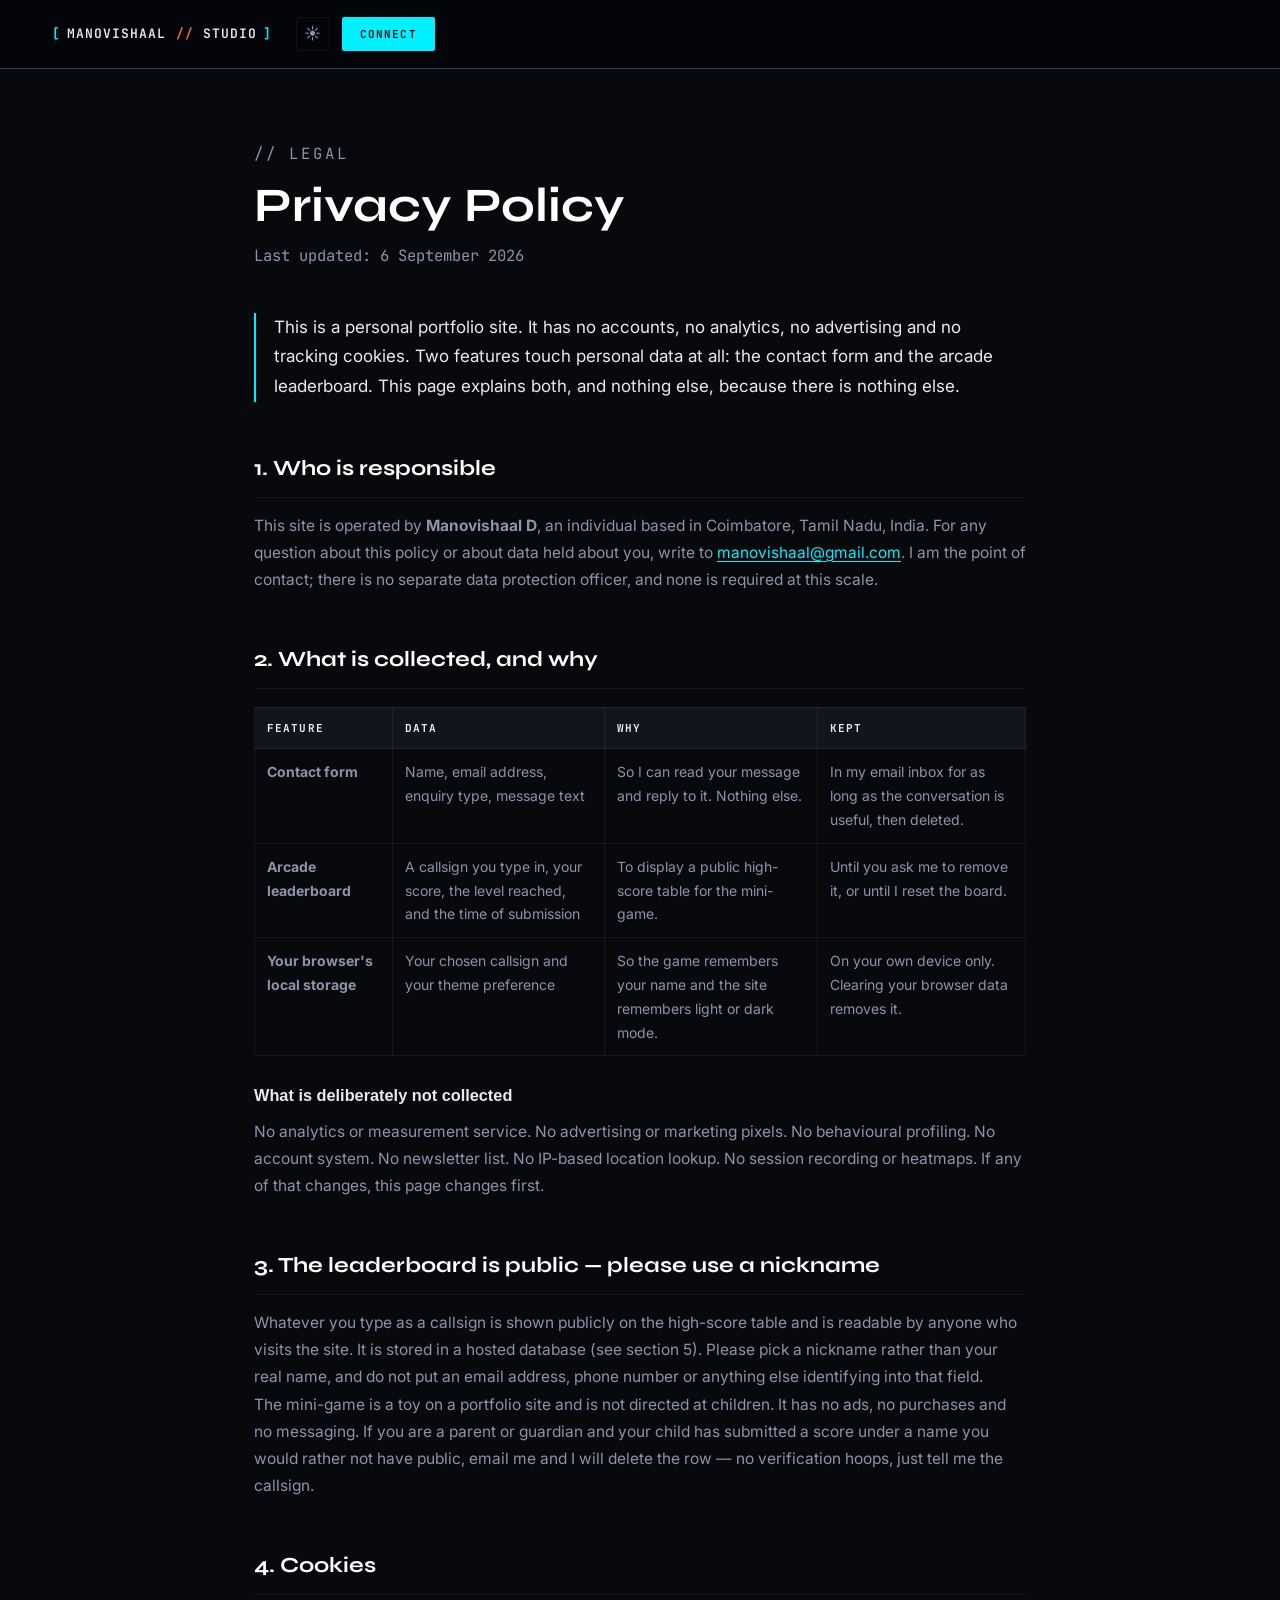
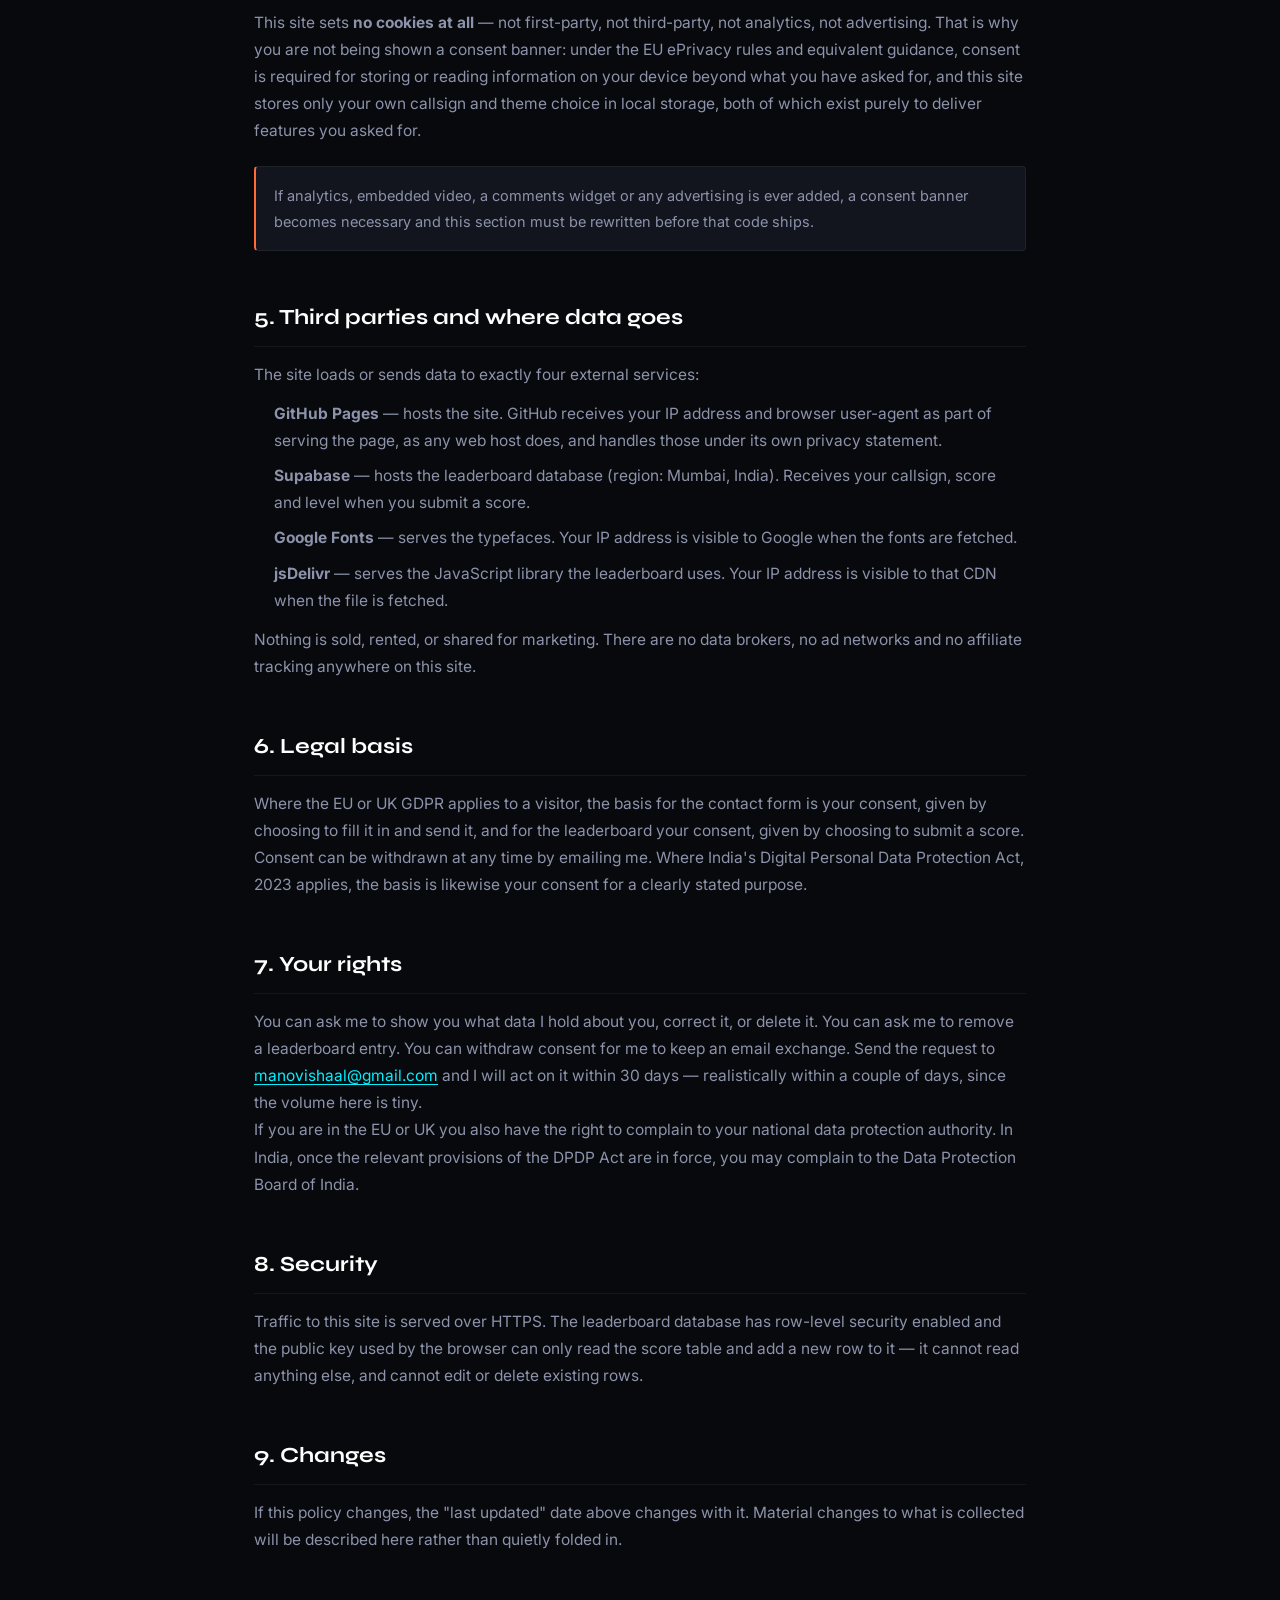
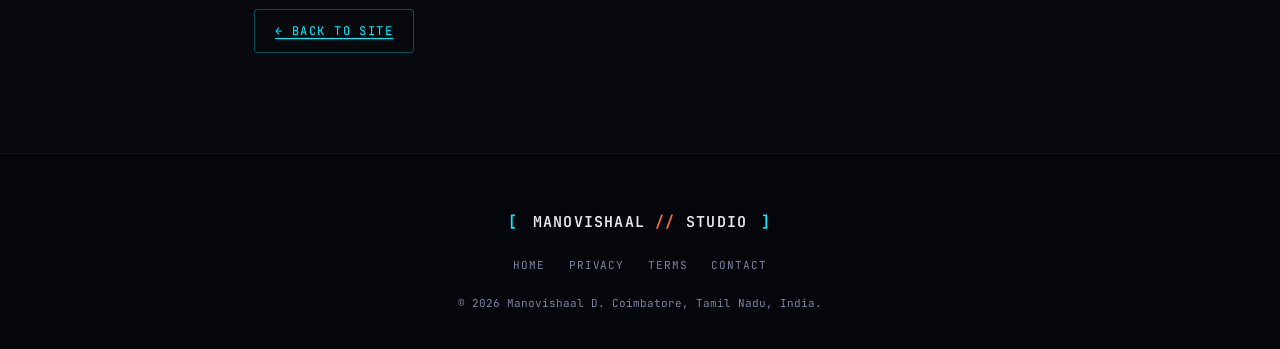
<file: privacy.html>
<!DOCTYPE html>
<html lang="en" data-theme="dark">
<head>
  <meta charset="UTF-8">
  <meta name="viewport" content="width=device-width, initial-scale=1.0">
  <title>Privacy Policy — Manovishaal D</title>
  <meta name="description" content="How manovishaal.github.io/Website handles the small amount of personal data it touches: the contact form and the arcade leaderboard.">
  <link rel="preconnect" href="https://fonts.googleapis.com">
  <link rel="preconnect" href="https://fonts.gstatic.com" crossorigin>
  <link href="https://fonts.googleapis.com/css2?family=Syne:wght@400;600;700;800&amp;family=Inter:wght@300;400;500;600&amp;family=JetBrains+Mono:wght@300;400;500;600&amp;display=swap" rel="stylesheet">
  <link rel="stylesheet" href="styles.css">
  <style>
    .legal-wrap{max-width:820px;margin:0 auto;padding:140px 24px 100px}
    .legal-eyebrow{font-family:var(--font-mono);font-size:11px;letter-spacing:.18em;color:var(--accent-cyan);margin-bottom:14px}
    .legal-wrap h1{font-family:var(--font-display);font-size:clamp(2rem,5vw,3rem);line-height:1.05;margin:0 0 10px;color:var(--text-bright)}
    .legal-updated{font-family:var(--font-mono);font-size:12px;color:var(--text-muted);margin-bottom:44px}
    .legal-wrap h2{font-family:var(--font-display);font-size:1.35rem;margin:48px 0 14px;color:var(--text-bright);
      padding-bottom:10px;border-bottom:1px solid var(--border-base)}
    .legal-wrap h3{font-family:var(--font-grotesk);font-size:1.02rem;margin:26px 0 8px;color:var(--text-primary)}
    .legal-wrap p,.legal-wrap li{color:var(--text-secondary);line-height:1.75;font-size:15.5px}
    .legal-wrap ul{padding-left:20px;margin:12px 0}
    .legal-wrap li{margin-bottom:8px}
    .legal-wrap a{color:var(--accent-cyan);text-decoration:underline;text-underline-offset:3px}
    .legal-wrap a:hover{color:var(--accent-cyan-dim)}
    .legal-lede{font-size:17px !important;color:var(--text-primary) !important;
      border-left:2px solid var(--accent-cyan);padding-left:18px;margin-bottom:40px}
    .legal-table{width:100%;border-collapse:collapse;margin:18px 0;font-size:14px}
    .legal-table th,.legal-table td{text-align:left;padding:11px 12px;border:1px solid var(--border-base);vertical-align:top}
    .legal-table th{font-family:var(--font-mono);font-size:11px;letter-spacing:.1em;text-transform:uppercase;
      color:var(--text-primary);background:var(--bg-tertiary)}
    .legal-table td{color:var(--text-secondary)}
    .legal-note{background:var(--bg-tertiary);border:1px solid var(--border-base);border-left:2px solid var(--accent-ember);
      padding:16px 18px;margin:22px 0;border-radius:4px}
    .legal-note p{margin:0;font-size:14.5px}
    .legal-back{display:inline-block;margin-top:56px;font-family:var(--font-mono);font-size:12px;
      letter-spacing:.12em;color:var(--accent-cyan);text-decoration:none;border:1px solid var(--border-glow-cyan);
      padding:11px 20px;border-radius:3px}
    .legal-back:hover{background:var(--accent-cyan-glow)}
    .skip-link{position:absolute;left:-9999px;top:0;z-index:10000;background:var(--accent-cyan);color:#05060b;
      padding:12px 20px;font-family:var(--font-mono);font-size:13px;font-weight:600}
    .skip-link:focus{left:12px;top:12px}
    :focus-visible{outline:2px solid var(--accent-cyan);outline-offset:3px}
    @media (max-width:640px){.legal-wrap{padding:110px 18px 70px}.legal-table,.legal-table tbody,.legal-table tr,.legal-table td,.legal-table th{display:block;width:100%}.legal-table th{border-bottom:none}}
  </style>
</head>
<body>
  <a href="#legal-main" class="skip-link">Skip to content</a>

  <nav class="hud-nav scrolled" id="hud-nav" role="navigation" aria-label="Main navigation">
    <div class="nav-inner">
      <a href="index.html#hero" class="nav-logo" aria-label="Home">
        <span class="logo-bracket">[</span>
        <span class="logo-text">MANOVISHAAL<span class="logo-slash"> //</span> STUDIO</span>
        <span class="logo-bracket">]</span>
      </a>
      <div class="nav-actions">
        <button class="theme-toggle" id="theme-toggle" aria-label="Switch to light mode" title="Toggle theme">
          <span class="theme-icon" id="theme-icon">☀</span>
        </button>
        <a href="index.html#contact" class="btn-cta-nav">CONNECT</a>
      </div>
    </div>
  </nav>

  <main id="legal-main" class="legal-wrap">
    <p class="legal-eyebrow">// LEGAL</p>
    <h1>Privacy Policy</h1>
    <p class="legal-updated">Last updated: 6 September 2026</p>

    <p class="legal-lede">
      This is a personal portfolio site. It has no accounts, no analytics, no advertising and no
      tracking cookies. Two features touch personal data at all: the contact form and the arcade
      leaderboard. This page explains both, and nothing else, because there is nothing else.
    </p>

    <h2>1. Who is responsible</h2>
    <p>
      This site is operated by <strong>Manovishaal D</strong>, an individual based in Coimbatore,
      Tamil Nadu, India. For any question about this policy or about data held about you, write to
      <a href="mailto:manovishaal@gmail.com">manovishaal@gmail.com</a>. I am the point of contact;
      there is no separate data protection officer, and none is required at this scale.
    </p>

    <h2>2. What is collected, and why</h2>

    <table class="legal-table">
      <thead>
        <tr><th>Feature</th><th>Data</th><th>Why</th><th>Kept</th></tr>
      </thead>
      <tbody>
        <tr>
          <td><strong>Contact form</strong></td>
          <td>Name, email address, enquiry type, message text</td>
          <td>So I can read your message and reply to it. Nothing else.</td>
          <td>In my email inbox for as long as the conversation is useful, then deleted.</td>
        </tr>
        <tr>
          <td><strong>Arcade leaderboard</strong></td>
          <td>A callsign you type in, your score, the level reached, and the time of submission</td>
          <td>To display a public high-score table for the mini-game.</td>
          <td>Until you ask me to remove it, or until I reset the board.</td>
        </tr>
        <tr>
          <td><strong>Your browser's local storage</strong></td>
          <td>Your chosen callsign and your theme preference</td>
          <td>So the game remembers your name and the site remembers light or dark mode.</td>
          <td>On your own device only. Clearing your browser data removes it.</td>
        </tr>
      </tbody>
    </table>

    <h3>What is deliberately not collected</h3>
    <p>
      No analytics or measurement service. No advertising or marketing pixels. No behavioural
      profiling. No account system. No newsletter list. No IP-based location lookup. No session
      recording or heatmaps. If any of that changes, this page changes first.
    </p>

    <h2>3. The leaderboard is public — please use a nickname</h2>
    <p>
      Whatever you type as a callsign is shown publicly on the high-score table and is readable by
      anyone who visits the site. It is stored in a hosted database (see section 5). Please pick a
      nickname rather than your real name, and do not put an email address, phone number or anything
      else identifying into that field.
    </p>
    <p>
      The mini-game is a toy on a portfolio site and is not directed at children. It has no ads, no
      purchases and no messaging. If you are a parent or guardian and your child has submitted a
      score under a name you would rather not have public, email me and I will delete the row —
      no verification hoops, just tell me the callsign.
    </p>

    <h2>4. Cookies</h2>
    <p>
      This site sets <strong>no cookies at all</strong> — not first-party, not third-party, not
      analytics, not advertising. That is why you are not being shown a consent banner: under the
      EU ePrivacy rules and equivalent guidance, consent is required for storing or reading
      information on your device beyond what you have asked for, and this site stores only your own
      callsign and theme choice in local storage, both of which exist purely to deliver features you
      asked for.
    </p>
    <div class="legal-note">
      <p>
        If analytics, embedded video, a comments widget or any advertising is ever added, a consent
        banner becomes necessary and this section must be rewritten before that code ships.
      </p>
    </div>

    <h2>5. Third parties and where data goes</h2>
    <p>The site loads or sends data to exactly four external services:</p>
    <ul>
      <li>
        <strong>GitHub Pages</strong> — hosts the site. GitHub receives your IP address and browser
        user-agent as part of serving the page, as any web host does, and handles those under its own
        privacy statement.
      </li>
      <li>
        <strong>Supabase</strong> — hosts the leaderboard database (region: Mumbai, India). Receives
        your callsign, score and level when you submit a score.
      </li>
      <li>
        <strong>Google Fonts</strong> — serves the typefaces. Your IP address is visible to Google
        when the fonts are fetched.
      </li>
      <li>
        <strong>jsDelivr</strong> — serves the JavaScript library the leaderboard uses. Your IP
        address is visible to that CDN when the file is fetched.
      </li>
    </ul>
    <p>
      Nothing is sold, rented, or shared for marketing. There are no data brokers, no ad networks and
      no affiliate tracking anywhere on this site.
    </p>

    <h2>6. Legal basis</h2>
    <p>
      Where the EU or UK GDPR applies to a visitor, the basis for the contact form is your consent,
      given by choosing to fill it in and send it, and for the leaderboard your consent, given by
      choosing to submit a score. Consent can be withdrawn at any time by emailing me. Where India's
      Digital Personal Data Protection Act, 2023 applies, the basis is likewise your consent for a
      clearly stated purpose.
    </p>

    <h2>7. Your rights</h2>
    <p>
      You can ask me to show you what data I hold about you, correct it, or delete it. You can ask me
      to remove a leaderboard entry. You can withdraw consent for me to keep an email exchange. Send
      the request to <a href="mailto:manovishaal@gmail.com">manovishaal@gmail.com</a> and I will act
      on it within 30 days — realistically within a couple of days, since the volume here is tiny.
    </p>
    <p>
      If you are in the EU or UK you also have the right to complain to your national data protection
      authority. In India, once the relevant provisions of the DPDP Act are in force, you may
      complain to the Data Protection Board of India.
    </p>

    <h2>8. Security</h2>
    <p>
      Traffic to this site is served over HTTPS. The leaderboard database has row-level security
      enabled and the public key used by the browser can only read the score table and add a new row
      to it — it cannot read anything else, and cannot edit or delete existing rows.
    </p>

    <h2>9. Changes</h2>
    <p>
      If this policy changes, the "last updated" date above changes with it. Material changes to what
      is collected will be described here rather than quietly folded in.
    </p>

    <a href="index.html" class="legal-back">← BACK TO SITE</a>
  </main>

  <footer class="site-footer" role="contentinfo">
    <div class="footer-inner">
      <div class="footer-logo">
        <span class="logo-bracket">[</span>
        <span class="logo-text">MANOVISHAAL <span class="logo-slash">//</span> STUDIO</span>
        <span class="logo-bracket">]</span>
      </div>
      <div class="footer-links">
        <a href="index.html">HOME</a>
        <a href="privacy.html">PRIVACY</a>
        <a href="terms.html">TERMS</a>
        <a href="index.html#contact">CONTACT</a>
      </div>
      <p class="footer-copy">© 2026 Manovishaal D. Coimbatore, Tamil Nadu, India.</p>
    </div>
  </footer>

  <script>
    (function () {
      var root = document.documentElement,
          btn = document.getElementById('theme-toggle'),
          icon = document.getElementById('theme-icon');
      var saved;
      try { saved = localStorage.getItem('mv-theme') || 'dark'; } catch (e) { saved = 'dark'; }
      root.setAttribute('data-theme', saved);
      function sync() {
        var light = root.getAttribute('data-theme') === 'light';
        icon.textContent = light ? '☾' : '☀';
        btn.setAttribute('aria-label', light ? 'Switch to dark mode' : 'Switch to light mode');
      }
      sync();
      btn.addEventListener('click', function () {
        var light = root.getAttribute('data-theme') === 'light';
        root.setAttribute('data-theme', light ? 'dark' : 'light');
        try { localStorage.setItem('mv-theme', light ? 'dark' : 'light'); } catch (e) {}
        sync();
      });
    })();
  </script>
</body>
</html>
</file>
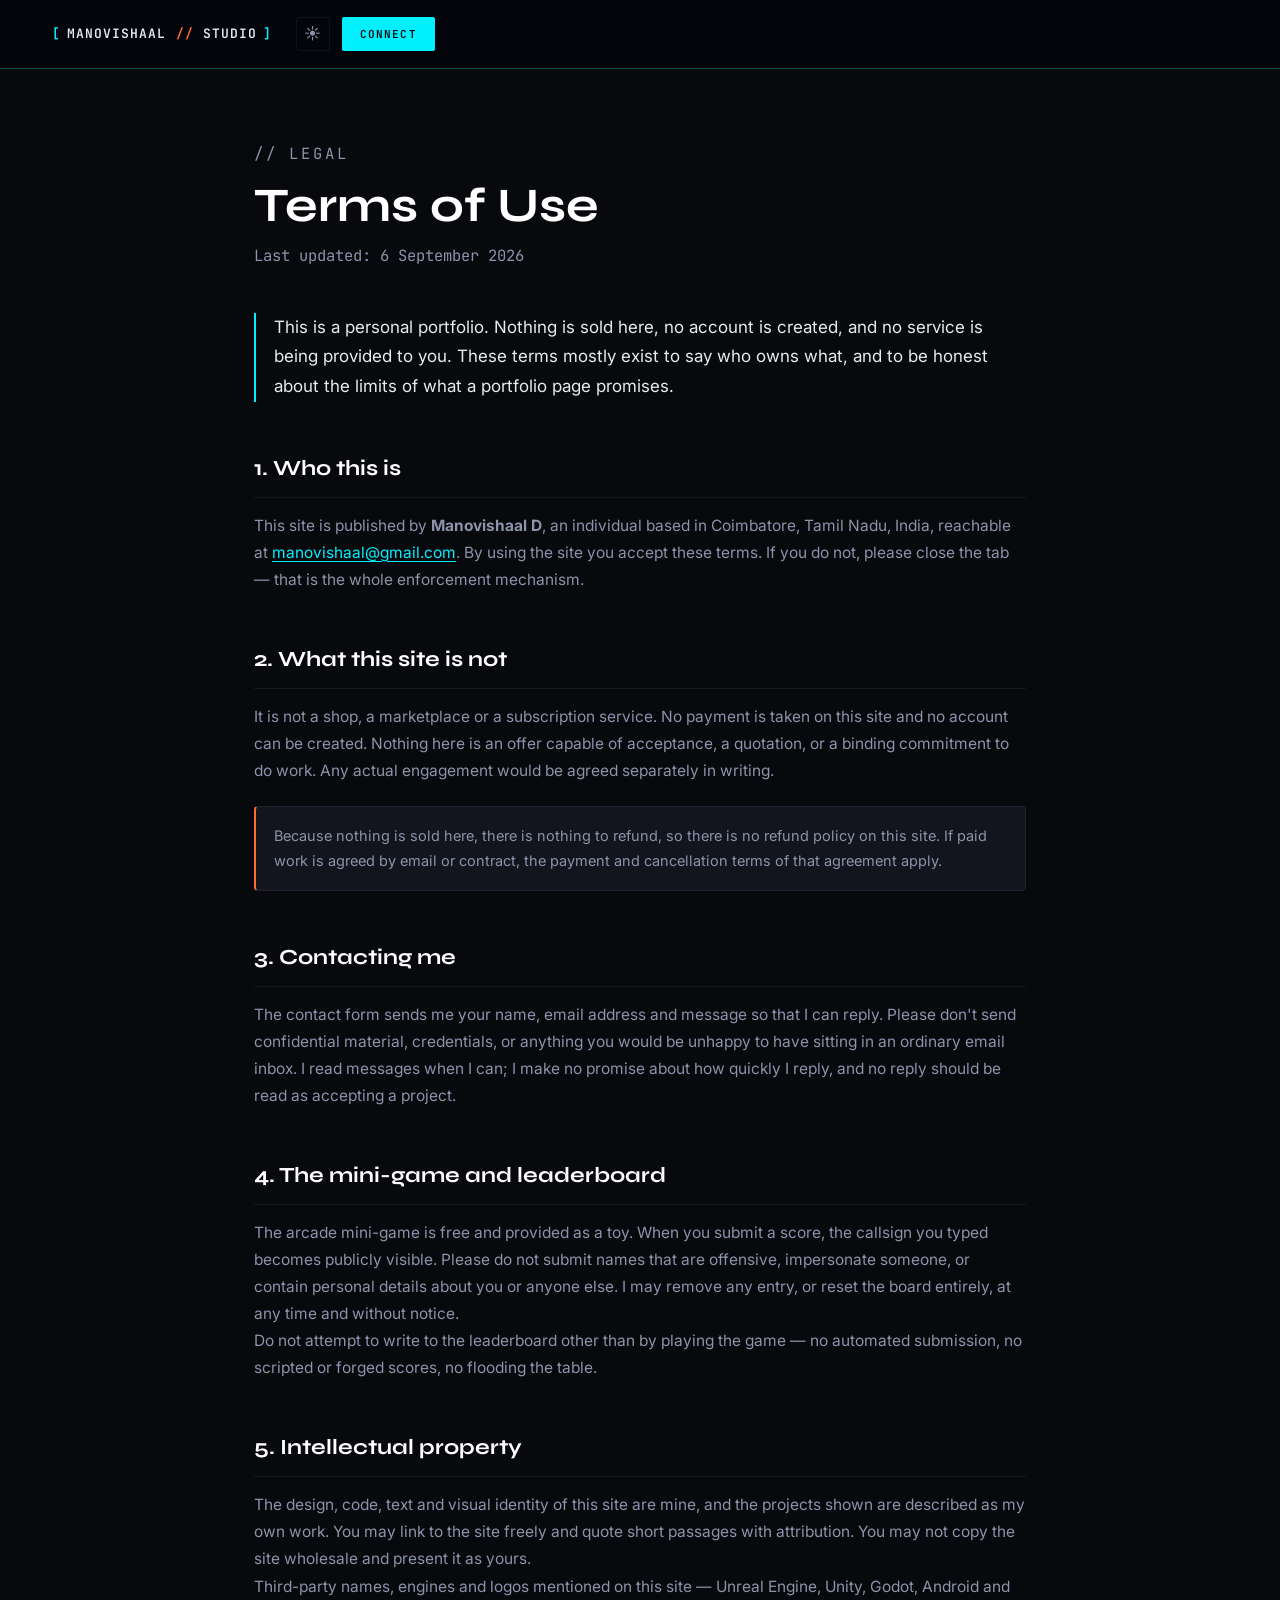
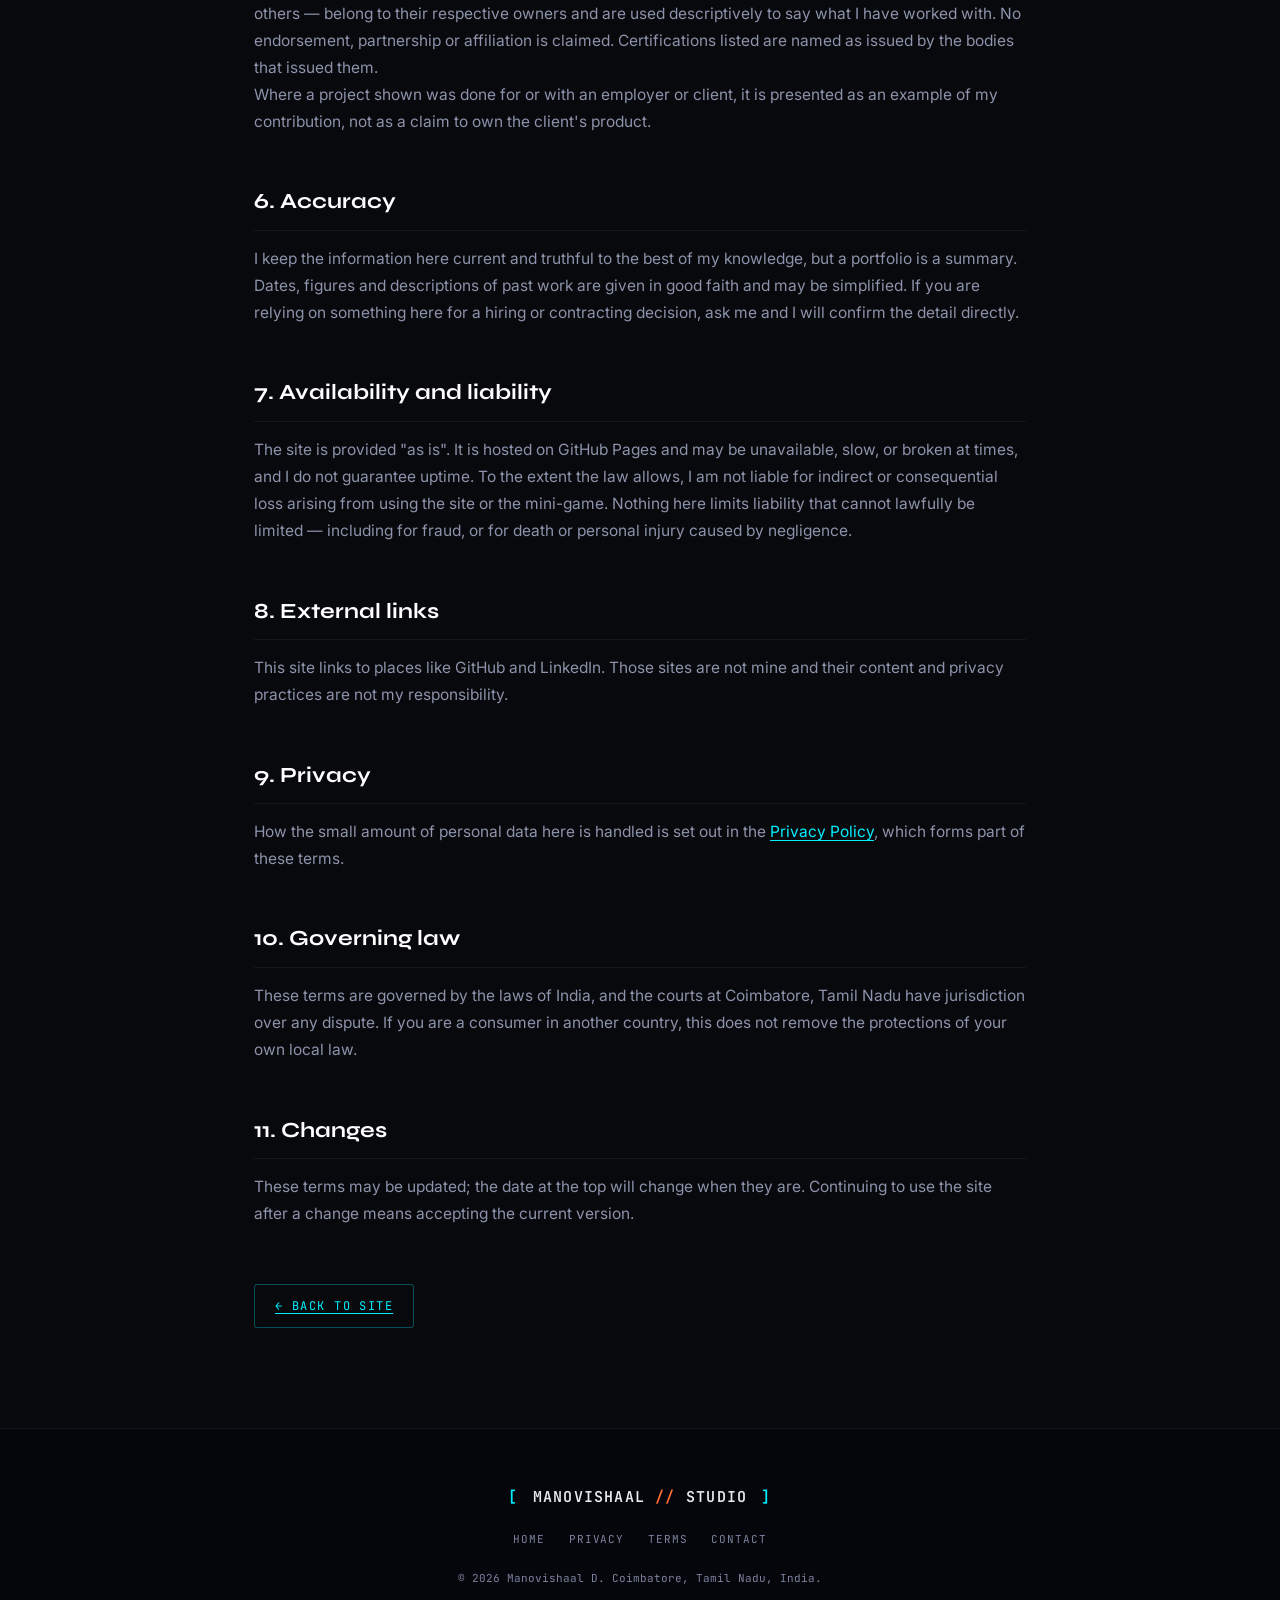
<file: terms.html>
<!DOCTYPE html>
<html lang="en" data-theme="dark">
<head>
  <meta charset="UTF-8">
  <meta name="viewport" content="width=device-width, initial-scale=1.0">
  <title>Terms of Use — Manovishaal D</title>
  <meta name="description" content="Terms of use for manovishaal.github.io/Website — a personal portfolio site with a browser mini-game and public leaderboard.">
  <link rel="preconnect" href="https://fonts.googleapis.com">
  <link rel="preconnect" href="https://fonts.gstatic.com" crossorigin>
  <link href="https://fonts.googleapis.com/css2?family=Syne:wght@400;600;700;800&amp;family=Inter:wght@300;400;500;600&amp;family=JetBrains+Mono:wght@300;400;500;600&amp;display=swap" rel="stylesheet">
  <link rel="stylesheet" href="styles.css">
  <style>
    .legal-wrap{max-width:820px;margin:0 auto;padding:140px 24px 100px}
    .legal-eyebrow{font-family:var(--font-mono);font-size:11px;letter-spacing:.18em;color:var(--accent-cyan);margin-bottom:14px}
    .legal-wrap h1{font-family:var(--font-display);font-size:clamp(2rem,5vw,3rem);line-height:1.05;margin:0 0 10px;color:var(--text-bright)}
    .legal-updated{font-family:var(--font-mono);font-size:12px;color:var(--text-muted);margin-bottom:44px}
    .legal-wrap h2{font-family:var(--font-display);font-size:1.35rem;margin:48px 0 14px;color:var(--text-bright);
      padding-bottom:10px;border-bottom:1px solid var(--border-base)}
    .legal-wrap p,.legal-wrap li{color:var(--text-secondary);line-height:1.75;font-size:15.5px}
    .legal-wrap ul{padding-left:20px;margin:12px 0}
    .legal-wrap li{margin-bottom:8px}
    .legal-wrap a{color:var(--accent-cyan);text-decoration:underline;text-underline-offset:3px}
    .legal-wrap a:hover{color:var(--accent-cyan-dim)}
    .legal-lede{font-size:17px !important;color:var(--text-primary) !important;
      border-left:2px solid var(--accent-cyan);padding-left:18px;margin-bottom:40px}
    .legal-note{background:var(--bg-tertiary);border:1px solid var(--border-base);border-left:2px solid var(--accent-ember);
      padding:16px 18px;margin:22px 0;border-radius:4px}
    .legal-note p{margin:0;font-size:14.5px}
    .legal-back{display:inline-block;margin-top:56px;font-family:var(--font-mono);font-size:12px;
      letter-spacing:.12em;color:var(--accent-cyan);text-decoration:none;border:1px solid var(--border-glow-cyan);
      padding:11px 20px;border-radius:3px}
    .legal-back:hover{background:var(--accent-cyan-glow)}
    .skip-link{position:absolute;left:-9999px;top:0;z-index:10000;background:var(--accent-cyan);color:#05060b;
      padding:12px 20px;font-family:var(--font-mono);font-size:13px;font-weight:600}
    .skip-link:focus{left:12px;top:12px}
    :focus-visible{outline:2px solid var(--accent-cyan);outline-offset:3px}
    @media (max-width:640px){.legal-wrap{padding:110px 18px 70px}}
  </style>
</head>
<body>
  <a href="#legal-main" class="skip-link">Skip to content</a>

  <nav class="hud-nav scrolled" id="hud-nav" role="navigation" aria-label="Main navigation">
    <div class="nav-inner">
      <a href="index.html#hero" class="nav-logo" aria-label="Home">
        <span class="logo-bracket">[</span>
        <span class="logo-text">MANOVISHAAL<span class="logo-slash"> //</span> STUDIO</span>
        <span class="logo-bracket">]</span>
      </a>
      <div class="nav-actions">
        <button class="theme-toggle" id="theme-toggle" aria-label="Switch to light mode" title="Toggle theme">
          <span class="theme-icon" id="theme-icon">☀</span>
        </button>
        <a href="index.html#contact" class="btn-cta-nav">CONNECT</a>
      </div>
    </div>
  </nav>

  <main id="legal-main" class="legal-wrap">
    <p class="legal-eyebrow">// LEGAL</p>
    <h1>Terms of Use</h1>
    <p class="legal-updated">Last updated: 6 September 2026</p>

    <p class="legal-lede">
      This is a personal portfolio. Nothing is sold here, no account is created, and no service is
      being provided to you. These terms mostly exist to say who owns what, and to be honest about
      the limits of what a portfolio page promises.
    </p>

    <h2>1. Who this is</h2>
    <p>
      This site is published by <strong>Manovishaal D</strong>, an individual based in Coimbatore,
      Tamil Nadu, India, reachable at
      <a href="mailto:manovishaal@gmail.com">manovishaal@gmail.com</a>. By using the site you accept
      these terms. If you do not, please close the tab — that is the whole enforcement mechanism.
    </p>

    <h2>2. What this site is not</h2>
    <p>
      It is not a shop, a marketplace or a subscription service. No payment is taken on this site and
      no account can be created. Nothing here is an offer capable of acceptance, a quotation, or a
      binding commitment to do work. Any actual engagement would be agreed separately in writing.
    </p>
    <div class="legal-note">
      <p>
        Because nothing is sold here, there is nothing to refund, so there is no refund policy on
        this site. If paid work is agreed by email or contract, the payment and cancellation terms
        of that agreement apply.
      </p>
    </div>

    <h2>3. Contacting me</h2>
    <p>
      The contact form sends me your name, email address and message so that I can reply. Please
      don't send confidential material, credentials, or anything you would be unhappy to have sitting
      in an ordinary email inbox. I read messages when I can; I make no promise about how quickly I
      reply, and no reply should be read as accepting a project.
    </p>

    <h2>4. The mini-game and leaderboard</h2>
    <p>
      The arcade mini-game is free and provided as a toy. When you submit a score, the callsign you
      typed becomes publicly visible. Please do not submit names that are offensive, impersonate
      someone, or contain personal details about you or anyone else. I may remove any entry, or reset
      the board entirely, at any time and without notice.
    </p>
    <p>
      Do not attempt to write to the leaderboard other than by playing the game — no automated
      submission, no scripted or forged scores, no flooding the table.
    </p>

    <h2>5. Intellectual property</h2>
    <p>
      The design, code, text and visual identity of this site are mine, and the projects shown are
      described as my own work. You may link to the site freely and quote short passages with
      attribution. You may not copy the site wholesale and present it as yours.
    </p>
    <p>
      Third-party names, engines and logos mentioned on this site — Unreal Engine, Unity, Godot,
      Android and others — belong to their respective owners and are used descriptively to say what I
      have worked with. No endorsement, partnership or affiliation is claimed. Certifications listed
      are named as issued by the bodies that issued them.
    </p>
    <p>
      Where a project shown was done for or with an employer or client, it is presented as an
      example of my contribution, not as a claim to own the client's product.
    </p>

    <h2>6. Accuracy</h2>
    <p>
      I keep the information here current and truthful to the best of my knowledge, but a portfolio
      is a summary. Dates, figures and descriptions of past work are given in good faith and may be
      simplified. If you are relying on something here for a hiring or contracting decision, ask me
      and I will confirm the detail directly.
    </p>

    <h2>7. Availability and liability</h2>
    <p>
      The site is provided "as is". It is hosted on GitHub Pages and may be unavailable, slow, or
      broken at times, and I do not guarantee uptime. To the extent the law allows, I am not liable
      for indirect or consequential loss arising from using the site or the mini-game. Nothing here
      limits liability that cannot lawfully be limited — including for fraud, or for death or
      personal injury caused by negligence.
    </p>

    <h2>8. External links</h2>
    <p>
      This site links to places like GitHub and LinkedIn. Those sites are not mine and their content
      and privacy practices are not my responsibility.
    </p>

    <h2>9. Privacy</h2>
    <p>
      How the small amount of personal data here is handled is set out in the
      <a href="privacy.html">Privacy Policy</a>, which forms part of these terms.
    </p>

    <h2>10. Governing law</h2>
    <p>
      These terms are governed by the laws of India, and the courts at Coimbatore, Tamil Nadu have
      jurisdiction over any dispute. If you are a consumer in another country, this does not remove
      the protections of your own local law.
    </p>

    <h2>11. Changes</h2>
    <p>
      These terms may be updated; the date at the top will change when they are. Continuing to use
      the site after a change means accepting the current version.
    </p>

    <a href="index.html" class="legal-back">← BACK TO SITE</a>
  </main>

  <footer class="site-footer" role="contentinfo">
    <div class="footer-inner">
      <div class="footer-logo">
        <span class="logo-bracket">[</span>
        <span class="logo-text">MANOVISHAAL <span class="logo-slash">//</span> STUDIO</span>
        <span class="logo-bracket">]</span>
      </div>
      <div class="footer-links">
        <a href="index.html">HOME</a>
        <a href="privacy.html">PRIVACY</a>
        <a href="terms.html">TERMS</a>
        <a href="index.html#contact">CONTACT</a>
      </div>
      <p class="footer-copy">© 2026 Manovishaal D. Coimbatore, Tamil Nadu, India.</p>
    </div>
  </footer>

  <script>
    (function () {
      var root = document.documentElement,
          btn = document.getElementById('theme-toggle'),
          icon = document.getElementById('theme-icon');
      var saved;
      try { saved = localStorage.getItem('mv-theme') || 'dark'; } catch (e) { saved = 'dark'; }
      root.setAttribute('data-theme', saved);
      function sync() {
        var light = root.getAttribute('data-theme') === 'light';
        icon.textContent = light ? '☾' : '☀';
        btn.setAttribute('aria-label', light ? 'Switch to dark mode' : 'Switch to light mode');
      }
      sync();
      btn.addEventListener('click', function () {
        var light = root.getAttribute('data-theme') === 'light';
        root.setAttribute('data-theme', light ? 'dark' : 'light');
        try { localStorage.setItem('mv-theme', light ? 'dark' : 'light'); } catch (e) {}
        sync();
      });
    })();
  </script>
</body>
</html>
</file>
<file: styles.css>
/* ============================================================
   MANOVISHAAL — GUERRILLA GAMES INSPIRED PORTFOLIO
   Design System & Full Stylesheet
   ============================================================ */

/* ---------- DESIGN TOKENS ---------- */
:root {
  /* Colors */
  --bg-void: #05060b;
  --bg-primary: #08090d;
  --bg-secondary: #0e1017;
  --bg-tertiary: #12151e;
  --bg-card: #131720;

  --accent-cyan: #00f0ff;
  --accent-cyan-dim: #00c8d4;
  --accent-cyan-glow: rgba(0, 240, 255, 0.15);
  --accent-ember: #ff6b35;
  --accent-ember-dim: #e05a28;
  --accent-ember-glow: rgba(255, 107, 53, 0.15);
  --accent-gold: #f5c518;

  --text-primary: #e8eaf0;
  --text-secondary: #8c93aa;
  --text-muted: #7c839f;
  --text-bright: #ffffff;

  --border-base: rgba(255, 255, 255, 0.06);
  --border-glow-cyan: rgba(0, 240, 255, 0.3);
  --border-glow-ember: rgba(255, 107, 53, 0.3);
  --glass-bg: rgba(18, 21, 30, 0.7);
  --glass-border: rgba(255, 255, 255, 0.08);

  /* Fonts */
  --font-display: 'Syne', sans-serif;
  --font-body: 'Inter', sans-serif;
  --font-grotesk: 'Space Grotesk', sans-serif;
  --font-mono: 'JetBrains Mono', monospace;

  /* Spacing */
  --section-pad: 120px;
  --container-max: 1240px;

  /* Transitions */
  --trans-fast: 0.18s cubic-bezier(0.4, 0, 0.2, 1);
  --trans-med: 0.32s cubic-bezier(0.4, 0, 0.2, 1);
  --trans-slow: 0.55s cubic-bezier(0.4, 0, 0.2, 1);
}

/* ============================================================
   LIGHT MODE TOKEN OVERRIDES
   Premium warm-cream / sunlit studio aesthetic
   ============================================================ */
[data-theme="light"] {
  --bg-void: #ede9e0;
  --bg-primary: #f5f2eb;
  --bg-secondary: #ede9e0;
  --bg-tertiary: #e5e0d5;
  --bg-card: #faf8f4;

  --accent-cyan: #0077aa;
  --accent-cyan-dim: #005f8a;
  --accent-cyan-glow: rgba(0, 119, 170, 0.12);
  --accent-ember: #d94f1a;
  --accent-ember-dim: #b83d10;
  --accent-ember-glow: rgba(217, 79, 26, 0.12);
  --accent-gold: #c8820a;

  --text-primary: #12141c;
  --text-secondary: #454a5e;
  --text-muted: #5a5f72;
  --text-bright: #050609;

  --border-base: rgba(0, 0, 0, 0.08);
  --border-glow-cyan: rgba(0, 119, 170, 0.28);
  --border-glow-ember: rgba(217, 79, 26, 0.28);
  --glass-bg: rgba(255, 253, 248, 0.72);
  --glass-border: rgba(0, 0, 0, 0.09);
}

/* Smooth theme transition on every property */
*, *::before, *::after {
  transition:
    background-color 0.35s ease,
    border-color 0.35s ease,
    color 0.25s ease,
    box-shadow 0.35s ease;
}

/* ---------- RESET & BASE ---------- */
*, *::before, *::after { box-sizing: border-box; margin: 0; padding: 0; }

html {
  scroll-behavior: smooth;
  font-size: 16px;
  -webkit-text-size-adjust: 100%;
}

body {
  background-color: var(--bg-primary);
  color: var(--text-primary);
  font-family: var(--font-body);
  line-height: 1.7;
  overflow-x: hidden;
  min-height: 100vh;
}

a { color: inherit; text-decoration: none; }
img, video { max-width: 100%; display: block; }
ul { list-style: none; }
button { cursor: pointer; border: none; background: none; font: inherit; }

/* Scrollbar */
::-webkit-scrollbar { width: 6px; }
::-webkit-scrollbar-track { background: var(--bg-secondary); }
::-webkit-scrollbar-thumb { background: var(--accent-cyan-dim); border-radius: 3px; }
::-webkit-scrollbar-thumb:hover { background: var(--accent-cyan); }

/* ============================================================
   LIGHT MODE COMPONENT OVERRIDES
   ============================================================ */

/* Light mode background — warm paper texture via gradient noise */
[data-theme="light"] body {
  background-image:
    radial-gradient(ellipse at 20% 20%, rgba(0,119,170,0.05) 0%, transparent 50%),
    radial-gradient(ellipse at 80% 80%, rgba(217,79,26,0.05) 0%, transparent 50%);
}

/* Canvas is lighter and more transparent in light mode */
[data-theme="light"] #bg-canvas { opacity: 0.25; filter: invert(1) hue-rotate(180deg); }

/* Scanlines barely visible in light mode */
[data-theme="light"] .scanlines { opacity: 0.3; }
[data-theme="light"] .crt-vignette { opacity: 0.4; }

/* Nav — frosted glass light */
[data-theme="light"] .hud-nav {
  background: rgba(245, 242, 235, 0.88);
  border-bottom-color: rgba(0,0,0,0.1);
  box-shadow: 0 2px 24px rgba(0,0,0,0.08);
}
[data-theme="light"] .hud-nav.scrolled {
  background: rgba(245, 242, 235, 0.98);
  border-color: var(--border-glow-cyan);
}

/* Hero grid overlay — warm ink grid in light mode */
[data-theme="light"] .hero-grid-overlay {
  background-image:
    linear-gradient(rgba(0,0,0,0.04) 1px, transparent 1px),
    linear-gradient(90deg, rgba(0,0,0,0.04) 1px, transparent 1px);
}

/* Hero title — dark ink in light mode */
[data-theme="light"] .glitch { color: var(--text-bright); }
[data-theme="light"] .glitch::before { color: var(--accent-cyan); }
[data-theme="light"] .glitch::after { color: var(--accent-ember); }
[data-theme="light"] .title-line-2 {
  background: linear-gradient(135deg, var(--accent-cyan), var(--accent-cyan-dim));
  -webkit-background-clip: text;
  -webkit-text-fill-color: transparent;
  background-clip: text;
  filter: drop-shadow(0 0 20px rgba(0,119,170,0.3));
}
[data-theme="light"] .glitch-cyan::before,
[data-theme="light"] .glitch-cyan::after {
  background: linear-gradient(135deg, var(--accent-cyan), var(--accent-cyan-dim));
  -webkit-background-clip: text;
  -webkit-text-fill-color: transparent;
  background-clip: text;
}

/* Engine badges — warm ink style */
[data-theme="light"] .engine-badge {
  color: var(--accent-cyan);
  border-color: rgba(0,119,170,0.3);
  background: rgba(0,119,170,0.07);
}

/* Telemetry panel */
[data-theme="light"] .hero-telemetry {
  background: rgba(255,253,248,0.85);
  border-color: rgba(0,0,0,0.1);
  box-shadow: 0 4px 24px rgba(0,0,0,0.08);
}

/* Glass panels — paper white frosted */
[data-theme="light"] .glass-panel {
  background: rgba(255, 253, 248, 0.82);
  border-color: rgba(0,0,0,0.09);
  box-shadow: 0 4px 20px rgba(0,0,0,0.06), 0 1px 3px rgba(0,0,0,0.05);
}
[data-theme="light"] .glass-panel:hover {
  box-shadow: 0 8px 40px rgba(0,0,0,0.1), 0 0 0 1px rgba(0,119,170,0.2);
}
[data-theme="light"] .panel-corner { border-color: var(--accent-cyan); }

/* Project cards in light mode */
[data-theme="light"] .project-card:hover {
  border-color: var(--border-glow-cyan);
  box-shadow: 0 20px 60px rgba(0,0,0,0.12), 0 0 20px rgba(0,119,170,0.1);
}

/* About section */
[data-theme="light"] .about-section { background: rgba(237,233,224,0.5); }

/* Sections alternating */
[data-theme="light"] .skills-section { background: rgba(237,233,224,0.4); }
[data-theme="light"] .certs-section  { background: rgba(237,233,224,0.4); }

/* Timeline left border */
[data-theme="light"] .timeline-item {
  border-left-color: rgba(0,119,170,0.4);
}
[data-theme="light"] .timeline-item:hover {
  border-color: var(--accent-cyan);
  box-shadow: 0 0 20px rgba(0,119,170,0.1);
}
[data-theme="light"] .timeline-item.visible {
  animation: border-pulse-light 3s ease-in-out infinite;
}
@keyframes border-pulse-light {
  0%, 100% { border-left-color: var(--accent-cyan); box-shadow: -2px 0 8px rgba(0,119,170,0.2); }
  50%       { border-left-color: var(--accent-ember); box-shadow: -2px 0 12px rgba(217,79,26,0.25); }
}

/* Skill bars in light mode */
[data-theme="light"] .skill-bar { background: rgba(0,0,0,0.08); }

/* Filter bar */
[data-theme="light"] .filter-btn {
  border-color: rgba(0,0,0,0.12);
  color: var(--text-secondary);
}
[data-theme="light"] .filter-btn.active {
  background: var(--accent-cyan);
  border-color: var(--accent-cyan);
  color: #ffffff;
  box-shadow: 0 0 12px rgba(0,119,170,0.3);
}

/* Contact section */
[data-theme="light"] .form-input {
  background: rgba(255,253,248,0.9);
  border-color: rgba(0,0,0,0.1);
  color: var(--text-primary);
}
[data-theme="light"] .form-input:focus {
  border-color: var(--accent-cyan);
  box-shadow: 0 0 0 3px rgba(0,119,170,0.1);
}
[data-theme="light"] .form-select {
  background-color: rgba(255,253,248,0.9);
  background-image: url("data:image/svg+xml,%3Csvg xmlns='http://www.w3.org/2000/svg' width='12' height='12' viewBox='0 0 12 12'%3E%3Cpath fill='%23454a5e' d='M6 8L1 3h10z'/%3E%3C/svg%3E");
  background-repeat: no-repeat;
  background-position: right 14px center;
  background-size: 12px 12px;
}
[data-theme="light"] .form-select option { background: #f5f2eb; color: #12141c; }


/* Copy button */
[data-theme="light"] .copy-btn { border-color: rgba(0,0,0,0.1); color: var(--text-muted); }
[data-theme="light"] .copy-btn:hover { border-color: var(--accent-cyan); color: var(--accent-cyan); background: rgba(0,119,170,0.06); }

/* Footer */
[data-theme="light"] .site-footer {
  background: var(--bg-secondary);
  border-top-color: rgba(0,0,0,0.08);
}

/* Modal */
[data-theme="light"] .project-modal::backdrop {
  background: rgba(245,242,235,0.85);
}

/* CTA nav button */
[data-theme="light"] .btn-cta-nav {
  background: var(--accent-cyan);
  color: #fff;
}
[data-theme="light"] .btn-cta-nav:hover {
  background: var(--accent-ember);
}

/* Glitch neon effects toned down in light mode */
[data-theme="light"] .section-tag { animation: neon-flicker-ember-light 8s 2s infinite; }
@keyframes neon-flicker-ember-light {
  0%, 100% { text-shadow: 0 0 6px rgba(217,79,26,0.4); }
  93% { text-shadow: none; }
  96% { text-shadow: 0 0 6px rgba(217,79,26,0.4); }
}
[data-theme="light"] .status-text { animation: none; }

/* Toast in light mode */
[data-theme="light"] .toast {
  background: var(--accent-cyan);
  color: #fff;
  box-shadow: 0 8px 32px rgba(0,119,170,0.25);
}

/* Back to top */
[data-theme="light"] .back-to-top { border-color: rgba(0,0,0,0.12); color: var(--text-muted); }
[data-theme="light"] .back-to-top:hover { border-color: var(--accent-cyan); color: var(--accent-cyan); background: rgba(0,119,170,0.06); }

/* ---------- CANVAS ---------- */
#bg-canvas {
  position: fixed;
  inset: 0;
  z-index: 0;
  pointer-events: none;
  opacity: 0.65;
}

/* ---------- CONTAINER ---------- */
.container {
  max-width: var(--container-max);
  margin: 0 auto;
  padding: 0 32px;
}

/* ---------- GLASS PANEL ---------- */
.glass-panel {
  background: var(--glass-bg);
  border: 1px solid var(--glass-border);
  border-radius: 4px;
  backdrop-filter: blur(16px);
  -webkit-backdrop-filter: blur(16px);
  position: relative;
}

/* HUD Corner Brackets */
.panel-corner {
  position: absolute;
  width: 12px;
  height: 12px;
  border-color: var(--accent-cyan);
  border-style: solid;
  opacity: 0.6;
  z-index: 1;
}
.panel-corner.tl { top: -1px; left: -1px; border-width: 2px 0 0 2px; }
.panel-corner.tr { top: -1px; right: -1px; border-width: 2px 2px 0 0; }
.panel-corner.bl { bottom: -1px; left: -1px; border-width: 0 0 2px 2px; }
.panel-corner.br { bottom: -1px; right: -1px; border-width: 0 2px 2px 0; }

/* ============================================================
   NAVIGATION
   ============================================================ */
.hud-nav {
  position: fixed;
  top: 0; left: 0; right: 0;
  z-index: 1000;
  background: rgba(5, 6, 11, 0.85);
  backdrop-filter: blur(24px);
  -webkit-backdrop-filter: blur(24px);
  border-bottom: 1px solid var(--border-base);
  transition: background var(--trans-med), border-color var(--trans-med);
}
.hud-nav.scrolled {
  background: rgba(5, 6, 11, 0.97);
  border-color: var(--border-glow-cyan);
}
.nav-inner {
  max-width: var(--container-max);
  margin: 0 auto;
  padding: 0 32px;
  height: 68px;
  display: flex;
  align-items: center;
  gap: 24px;
}
.nav-logo {
  font-family: var(--font-mono);
  font-size: 13px;
  font-weight: 600;
  letter-spacing: 0.08em;
  display: flex;
  align-items: center;
  gap: 2px;
  color: var(--text-primary);
  transition: color var(--trans-fast);
  white-space: nowrap;
}
.nav-logo:hover { color: var(--accent-cyan); }
.logo-bracket { color: var(--accent-cyan); }
.logo-slash { color: var(--accent-ember); }
.logo-text { padding: 0 4px; }
.nav-status {
  display: flex;
  align-items: center;
  gap: 6px;
  font-family: var(--font-mono);
  font-size: 11px;
  color: var(--text-secondary);
  letter-spacing: 0.06em;
}
.status-dot {
  width: 7px; height: 7px;
  border-radius: 50%;
  background: #22ff88;
  animation: pulse-dot 2s infinite;
}
@keyframes pulse-dot {
  0%, 100% { opacity: 1; box-shadow: 0 0 0 0 rgba(34,255,136,0.5); }
  50% { opacity: 0.7; box-shadow: 0 0 0 5px rgba(34,255,136,0); }
}
.nav-links {
  display: flex;
  align-items: center;
  gap: 4px;
  margin-left: auto;
}
.nav-link {
  font-family: var(--font-mono);
  font-size: 11px;
  font-weight: 500;
  letter-spacing: 0.08em;
  color: var(--text-secondary);
  padding: 6px 12px;
  border-radius: 2px;
  transition: color var(--trans-fast), background var(--trans-fast);
  position: relative;
}
.nav-link::after {
  content: '';
  position: absolute;
  bottom: 2px; left: 12px; right: 12px;
  height: 1px;
  background: var(--accent-cyan);
  transform: scaleX(0);
  transition: transform var(--trans-fast);
  transform-origin: left;
}
.nav-link:hover, .nav-link.active { color: var(--accent-cyan); }
.nav-link:hover::after, .nav-link.active::after { transform: scaleX(1); }
.nav-actions {
  display: flex;
  align-items: center;
  gap: 12px;
}
.audio-toggle {
  width: 34px; height: 34px;
  border-radius: 2px;
  border: 1px solid var(--border-base);
  color: var(--text-secondary);
  font-size: 14px;
  transition: border-color var(--trans-fast), color var(--trans-fast), background var(--trans-fast);
  display: flex; align-items: center; justify-content: center;
}
.audio-toggle:hover, .audio-toggle.on {
  border-color: var(--accent-cyan);
  color: var(--accent-cyan);
  background: var(--accent-cyan-glow);
}

/* Theme toggle button */
.theme-toggle {
  width: 34px; height: 34px;
  border-radius: 2px;
  border: 1px solid var(--border-base);
  color: var(--text-secondary);
  font-size: 16px;
  transition: border-color var(--trans-fast), color var(--trans-fast), background var(--trans-fast), transform 0.4s ease;
  display: flex; align-items: center; justify-content: center;
  position: relative;
  overflow: hidden;
}
.theme-toggle:hover {
  border-color: var(--accent-gold);
  color: var(--accent-gold);
  background: rgba(245, 197, 24, 0.1);
}
.theme-toggle.spinning .theme-icon {
  animation: theme-spin 0.4s ease forwards;
}
@keyframes theme-spin {
  0%   { transform: rotate(0deg) scale(1); opacity: 1; }
  50%  { transform: rotate(180deg) scale(0.4); opacity: 0; }
  51%  { transform: rotate(180deg) scale(0.4); opacity: 0; }
  100% { transform: rotate(360deg) scale(1); opacity: 1; }
}
/* Light mode toggle tint */
[data-theme="light"] .theme-toggle {
  border-color: rgba(200,130,10,0.35);
  color: var(--accent-gold);
  background: rgba(245,197,24,0.08);
}

.btn-cta-nav {
  font-family: var(--font-mono);
  font-size: 11px;
  font-weight: 600;
  letter-spacing: 0.1em;
  color: var(--bg-primary);
  background: var(--accent-cyan);
  padding: 8px 18px;
  border-radius: 2px;
  transition: background var(--trans-fast), box-shadow var(--trans-fast);
}
.btn-cta-nav:hover {
  background: var(--accent-ember);
  box-shadow: 0 0 20px var(--accent-ember-glow);
}
.nav-hamburger {
  display: none;
  flex-direction: column;
  justify-content: center;
  align-items: center;
  gap: 5px;
  width: 36px;
  height: 36px;
  padding: 6px;
  border: 1px solid var(--border-base);
  border-radius: 2px;
  background: var(--bg-tertiary);
  cursor: pointer;
  -webkit-tap-highlight-color: transparent;
  transition: border-color var(--trans-fast), background var(--trans-fast);
}
.nav-hamburger span {
  display: block;
  width: 18px;
  height: 2px;
  background: var(--text-secondary);
  border-radius: 2px;
  transition: transform var(--trans-med), opacity var(--trans-fast), background var(--trans-fast);
}
.nav-hamburger.open {
  border-color: var(--accent-cyan);
  background: var(--accent-cyan-glow);
}
.nav-hamburger.open span {
  background: var(--accent-cyan);
}
.nav-hamburger.open span:nth-child(1) { transform: rotate(45deg) translate(5px, 5px); }
.nav-hamburger.open span:nth-child(2) { opacity: 0; transform: scaleX(0); }
.nav-hamburger.open span:nth-child(3) { transform: rotate(-45deg) translate(5px, -5px); }

.mobile-menu {
  display: none;
  position: fixed;
  top: 60px;
  left: 0;
  right: 0;
  height: calc(100dvh - 60px);
  background: rgba(5, 6, 11, 0.97);
  backdrop-filter: blur(24px);
  -webkit-backdrop-filter: blur(24px);
  border-top: 1px solid var(--border-glow-cyan);
  padding: 24px 20px 36px;
  overflow-y: auto;
  -webkit-overflow-scrolling: touch;
  z-index: 999;
  flex-direction: column;
  justify-content: space-between;
  opacity: 0;
  transform: translateY(-8px);
  pointer-events: none;
  transition: opacity 0.25s cubic-bezier(0.4, 0, 0.2, 1), transform 0.25s cubic-bezier(0.4, 0, 0.2, 1);
}

.mobile-menu.open {
  display: flex;
  opacity: 1;
  transform: translateY(0);
  pointer-events: auto;
}

[data-theme="light"] .mobile-menu {
  background: rgba(245, 242, 235, 0.98);
  border-top-color: var(--border-glow-cyan);
}

.mobile-menu ul {
  display: flex;
  flex-direction: column;
  gap: 8px;
  width: 100%;
}

.mob-link {
  display: flex;
  align-items: center;
  justify-content: space-between;
  font-family: var(--font-mono);
  font-size: 14px;
  font-weight: 600;
  letter-spacing: 0.12em;
  color: var(--text-primary);
  padding: 13px 16px;
  background: rgba(255, 255, 255, 0.02);
  border: 1px solid var(--border-base);
  border-radius: 4px;
  transition: all var(--trans-fast);
  -webkit-tap-highlight-color: transparent;
}
.mob-link::after {
  content: '▸';
  color: var(--accent-cyan);
  font-size: 14px;
  transition: transform var(--trans-fast);
}
.mob-link:active, .mob-link:hover {
  color: var(--accent-cyan);
  border-color: var(--accent-cyan);
  background: var(--accent-cyan-glow);
}
.mob-link:active::after, .mob-link:hover::after {
  transform: translateX(4px);
}
[data-theme="light"] .mob-link {
  background: rgba(0, 0, 0, 0.02);
  border-color: rgba(0, 0, 0, 0.08);
}
[data-theme="light"] .mob-link:active, [data-theme="light"] .mob-link:hover {
  background: rgba(0, 119, 170, 0.08);
}

.mob-menu-footer {
  margin-top: 24px;
  padding-top: 20px;
  border-top: 1px solid var(--border-base);
  display: flex;
  flex-direction: column;
  gap: 12px;
  width: 100%;
}
.mob-status {
  font-family: var(--font-mono);
  font-size: 10px;
  color: var(--text-muted);
  text-align: center;
  letter-spacing: 0.08em;
}

/* ============================================================
   BUTTONS
   ============================================================ */
.btn-primary {
  display: inline-flex;
  align-items: center;
  justify-content: center;
  font-family: var(--font-mono);
  font-size: 12px;
  font-weight: 600;
  letter-spacing: 0.12em;
  color: var(--bg-primary);
  background: var(--accent-cyan);
  padding: 14px 32px;
  border-radius: 2px;
  border: 2px solid transparent;
  transition: all var(--trans-fast);
  position: relative;
  overflow: hidden;
}
.btn-primary::before {
  content: '';
  position: absolute;
  inset: 0;
  background: var(--accent-ember);
  transform: scaleX(0);
  transform-origin: right;
  transition: transform var(--trans-med);
}
.btn-primary:hover::before { transform: scaleX(1); }
.btn-primary:hover { box-shadow: 0 0 30px var(--accent-ember-glow); }
.btn-primary span { position: relative; z-index: 1; }
.btn-primary { position: relative; }
.btn-primary:hover { color: var(--text-bright); }

.btn-secondary {
  display: inline-flex;
  align-items: center;
  justify-content: center;
  font-family: var(--font-mono);
  font-size: 12px;
  font-weight: 600;
  letter-spacing: 0.12em;
  color: var(--accent-cyan);
  background: transparent;
  padding: 14px 32px;
  border-radius: 2px;
  border: 2px solid var(--accent-cyan);
  transition: all var(--trans-fast);
}
.btn-secondary:hover {
  background: var(--accent-cyan-glow);
  box-shadow: 0 0 25px var(--accent-cyan-glow);
}
.btn-sm { padding: 10px 22px; font-size: 11px; }
.btn-full { width: 100%; }
.mt-auto { margin-top: auto; }

/* ============================================================
   SECTIONS
   ============================================================ */
.section {
  position: relative;
  z-index: 1;
  padding: var(--section-pad) 0;
}
.section-header {
  display: flex;
  align-items: center;
  gap: 20px;
  margin-bottom: 64px;
}
.section-tag {
  font-family: var(--font-mono);
  font-size: 13px;
  color: var(--accent-ember);
  letter-spacing: 0.06em;
  white-space: nowrap;
}
.section-title {
  font-family: var(--font-display);
  font-size: clamp(28px, 4vw, 42px);
  font-weight: 800;
  letter-spacing: 0.06em;
  color: var(--text-bright);
  white-space: nowrap;
}
.section-line {
  flex: 1;
  height: 1px;
  background: linear-gradient(to right, var(--border-glow-cyan), transparent);
}

/* ============================================================
   HERO
   ============================================================ */
.hero-stage {
  position: relative;
  min-height: 100vh;
  display: flex;
  align-items: center;
  justify-content: center;
  padding: 120px 32px 80px;
  overflow: hidden;
  z-index: 1;
}
.hero-grid-overlay {
  position: absolute;
  inset: 0;
  background-image:
    linear-gradient(rgba(0,240,255,0.03) 1px, transparent 1px),
    linear-gradient(90deg, rgba(0,240,255,0.03) 1px, transparent 1px);
  background-size: 60px 60px;
  pointer-events: none;
}
.hero-content {
  max-width: 900px;
  text-align: center;
  z-index: 2;
}
.hero-tag {
  font-family: var(--font-mono);
  font-size: 12px;
  color: var(--text-secondary);
  letter-spacing: 0.12em;
  display: flex;
  align-items: center;
  justify-content: center;
  gap: 10px;
  margin-bottom: 28px;
}
.tag-bracket { color: var(--accent-ember); }
.hero-title {
  font-family: var(--font-display);
  font-size: clamp(70px, 13vw, 140px);
  font-weight: 800;
  line-height: 0.9;
  letter-spacing: -0.02em;
  margin-bottom: 24px;
  text-transform: uppercase;
  display: flex;
  flex-direction: column;
  align-items: center;
}
.title-line-1 {
  display: block;
  color: var(--text-bright);
  -webkit-text-stroke: 1px rgba(255,255,255,0.1);
  /* "MANO" part white */
}
.title-line-2 {
  display: block;
  background: linear-gradient(135deg, var(--accent-cyan), var(--accent-cyan-dim));
  -webkit-background-clip: text;
  -webkit-text-fill-color: transparent;
  background-clip: text;
  filter: drop-shadow(0 0 40px rgba(0,240,255,0.35));
  /* Ensure "VISHAAL" fully renders */
  overflow: visible;
  padding-right: 4px;
}
.hero-subtitle {
  font-family: var(--font-mono);
  font-size: clamp(14px, 2vw, 20px);
  color: var(--text-secondary);
  letter-spacing: 0.15em;
  margin-bottom: 20px;
}
.role-prefix { color: var(--accent-ember); }
.role-rotator {
  color: var(--accent-cyan);
  border-right: 2px solid var(--accent-cyan);
  padding-right: 4px;
  animation: blink-cursor 0.8s step-end infinite;
}
@keyframes blink-cursor {
  0%, 100% { border-color: var(--accent-cyan); }
  50% { border-color: transparent; }
}
.hero-descriptor {
  font-size: clamp(15px, 1.5vw, 18px);
  color: var(--text-secondary);
  line-height: 1.7;
  max-width: 680px;
  margin: 0 auto 36px;
}
.br-desktop { display: block; }
.hero-badges {
  display: flex;
  flex-wrap: wrap;
  justify-content: center;
  gap: 10px;
  margin-bottom: 48px;
}
.engine-badge {
  font-family: var(--font-mono);
  font-size: 11px;
  letter-spacing: 0.1em;
  color: var(--accent-cyan);
  border: 1px solid var(--border-glow-cyan);
  background: var(--accent-cyan-glow);
  padding: 7px 16px;
  border-radius: 2px;
  transition: all var(--trans-fast);
}
.engine-badge:hover {
  border-color: var(--accent-cyan);
  box-shadow: 0 0 16px var(--accent-cyan-glow);
}
.hero-telemetry {
  display: flex;
  align-items: center;
  justify-content: center;
  gap: 0;
  margin-bottom: 48px;
  border: 1px solid var(--border-base);
  border-radius: 4px;
  background: var(--glass-bg);
  backdrop-filter: blur(10px);
  padding: 24px 40px;
  max-width: fit-content;
  margin-left: auto;
  margin-right: auto;
}
.tele-stat {
  text-align: center;
  padding: 0 32px;
}
.tele-val {
  display: block;
  font-family: var(--font-display);
  font-size: 44px;
  font-weight: 800;
  color: var(--accent-cyan);
  line-height: 1;
}
.tele-plus { font-size: 28px; color: var(--accent-ember); vertical-align: super; }
.tele-label {
  display: block;
  font-family: var(--font-mono);
  font-size: 9px;
  color: var(--text-muted);
  letter-spacing: 0.12em;
  margin-top: 6px;
  text-align: center;
}
.tele-divider {
  color: var(--border-base);
  font-size: 28px;
  opacity: 0.4;
  user-select: none;
}
.hero-ctas {
  display: flex;
  align-items: center;
  justify-content: center;
  gap: 16px;
  flex-wrap: wrap;
}
.hero-scroll-hint {
  position: absolute;
  bottom: 36px; left: 50%;
  transform: translateX(-50%);
  display: flex;
  flex-direction: column;
  align-items: center;
  gap: 10px;
  font-family: var(--font-mono);
  font-size: 10px;
  letter-spacing: 0.2em;
  color: var(--text-muted);
  animation: scroll-hint 2.5s ease-in-out infinite;
}
.scroll-line {
  width: 1px; height: 50px;
  background: linear-gradient(to bottom, var(--accent-cyan), transparent);
}
@keyframes scroll-hint {
  0%, 100% { transform: translateX(-50%) translateY(0); opacity: 0.5; }
  50% { transform: translateX(-50%) translateY(10px); opacity: 1; }
}

/* ============================================================
   ABOUT
   ============================================================ */
.about-section { background: rgba(14, 16, 23, 0.4); }
.about-grid {
  display: grid;
  grid-template-columns: 1fr 360px;
  gap: 48px;
  align-items: start;
}
.about-lead {
  font-size: 20px;
  font-weight: 500;
  color: var(--text-primary);
  margin-bottom: 20px;
  line-height: 1.6;
}
.about-lead strong { color: var(--accent-cyan); }
.about-body {
  color: var(--text-secondary);
  font-size: 16px;
  margin-bottom: 18px;
}
.about-body strong { color: var(--text-primary); }
.about-location {
  display: flex;
  align-items: center;
  gap: 10px;
  margin-top: 28px;
  font-family: var(--font-mono);
  font-size: 13px;
  color: var(--text-secondary);
  flex-wrap: wrap;
}
.loc-icon { color: var(--accent-ember); font-size: 16px; }
.loc-coords { color: var(--text-muted); font-size: 11px; }
.about-stats-panel {
  padding: 28px;
  display: flex;
  flex-direction: column;
  gap: 14px;
}
.panel-title {
  font-family: var(--font-mono);
  font-size: 11px;
  letter-spacing: 0.15em;
  color: var(--accent-ember);
  margin-bottom: 6px;
  border-bottom: 1px solid var(--border-base);
  padding-bottom: 12px;
}
.stat-row {
  display: flex;
  justify-content: space-between;
  gap: 12px;
  font-family: var(--font-mono);
  font-size: 12px;
}
.stat-key { color: var(--text-muted); text-transform: uppercase; letter-spacing: 0.06em; white-space: nowrap; }
.stat-val { color: var(--text-primary); text-align: right; font-size: 11px; }
.accent-cyan { color: var(--accent-cyan) !important; }
.accent-ember { color: var(--accent-ember) !important; }

/* ============================================================
   PROJECTS
   ============================================================ */
.projects-section { background: var(--bg-primary); }
.filter-bar {
  display: flex;
  gap: 8px;
  flex-wrap: wrap;
  margin-bottom: 48px;
}
.filter-btn {
  font-family: var(--font-mono);
  font-size: 11px;
  letter-spacing: 0.1em;
  color: var(--text-muted);
  border: 1px solid var(--border-base);
  padding: 9px 20px;
  border-radius: 2px;
  transition: all var(--trans-fast);
  background: transparent;
}
.filter-btn:hover { color: var(--text-primary); border-color: var(--text-muted); }
.filter-btn.active {
  color: var(--bg-primary);
  background: var(--accent-cyan);
  border-color: var(--accent-cyan);
  box-shadow: 0 0 16px var(--accent-cyan-glow);
}
.projects-grid {
  display: grid;
  grid-template-columns: repeat(3, 1fr);
  gap: 24px;
}
.project-card {
  padding: 28px;
  cursor: pointer;
  transition: transform var(--trans-med), box-shadow var(--trans-med), border-color var(--trans-med);
  overflow: hidden;
  display: flex;
  flex-direction: column;
  gap: 14px;
  text-decoration: none;
  color: inherit;
}
.project-card:hover {
  transform: translateY(-6px);
  border-color: var(--border-glow-cyan);
  box-shadow: 0 20px 60px rgba(0,0,0,0.5), 0 0 30px var(--accent-cyan-glow);
}
.project-card:focus-visible {
  outline: 2px solid var(--accent-cyan);
  outline-offset: 4px;
}
.project-card.hidden { display: none; }
.card-header { display: flex; align-items: center; justify-content: space-between; }
.card-icon {
  font-size: 22px;
  transition: color var(--trans-fast);
}
.game-icon { color: var(--accent-ember); }
.mobile-icon { color: #a855f7; }
.web-icon { color: var(--accent-gold); }
.data-icon { color: var(--accent-cyan); }
.card-tag {
  font-family: var(--font-mono);
  font-size: 9px;
  letter-spacing: 0.12em;
  padding: 4px 10px;
  border-radius: 2px;
  border: 1px solid;
}
.tag-game { color: var(--accent-ember); border-color: rgba(255,107,53,0.35); background: rgba(255,107,53,0.08); }
.tag-mobile { color: #a855f7; border-color: rgba(168,85,247,0.35); background: rgba(168,85,247,0.08); }
.tag-web { color: var(--accent-gold); border-color: rgba(245,197,24,0.35); background: rgba(245,197,24,0.08); }
.tag-data { color: var(--accent-cyan); border-color: var(--border-glow-cyan); background: var(--accent-cyan-glow); }
.card-gradient {
  height: 2px;
  border-radius: 1px;
  margin: -4px 0;
}
.game-grad { background: linear-gradient(to right, var(--accent-ember), transparent); }
.mobile-grad { background: linear-gradient(to right, #a855f7, transparent); }
.web-grad { background: linear-gradient(to right, var(--accent-gold), transparent); }
.data-grad { background: linear-gradient(to right, var(--accent-cyan), transparent); }
.card-title {
  font-family: var(--font-display);
  font-size: 22px;
  font-weight: 700;
  color: var(--text-bright);
  letter-spacing: 0.04em;
}
.card-desc {
  font-size: 14px;
  color: var(--text-secondary);
  line-height: 1.6;
  flex: 1;
}
.card-tech {
  display: flex;
  flex-wrap: wrap;
  gap: 6px;
}
.tech-pill {
  font-family: var(--font-mono);
  font-size: 10px;
  color: var(--text-muted);
  border: 1px solid var(--border-base);
  padding: 3px 9px;
  border-radius: 2px;
  letter-spacing: 0.06em;
  transition: color var(--trans-fast), border-color var(--trans-fast);
}
.project-card:hover .tech-pill { color: var(--text-secondary); border-color: var(--border-glow-cyan); }
.card-footer { border-top: 1px solid var(--border-base); padding-top: 14px; }
.card-footer-actions {
  display: flex;
  align-items: center;
  justify-content: space-between;
}
.card-live-btn {
  font-family: var(--font-mono);
  font-size: 10px;
  font-weight: 700;
  color: var(--bg-void);
  background: var(--accent-cyan);
  padding: 4px 10px;
  border-radius: 2px;
  letter-spacing: 0.08em;
  transition: all var(--trans-fast);
  text-decoration: none;
  display: inline-flex;
  align-items: center;
  gap: 4px;
}
.card-live-btn:hover {
  background: var(--accent-ember);
  color: #fff;
  box-shadow: 0 0 14px var(--accent-ember-glow);
  transform: translateY(-1px);
}
[data-theme="light"] .card-live-btn {
  background: var(--accent-cyan);
  color: #fff;
}
.card-view {
  font-family: var(--font-mono);
  font-size: 11px;
  color: var(--accent-cyan);
  letter-spacing: 0.1em;
  transition: color var(--trans-fast);
}
.project-card:hover .card-view { color: var(--accent-ember); }

/* ============================================================
   SKILLS
   ============================================================ */
.skills-section { background: rgba(14, 16, 23, 0.4); }
.skills-grid {
  display: grid;
  grid-template-columns: repeat(2, 1fr);
  gap: 28px;
  margin-bottom: 56px;
}
.skill-category {
  padding: 28px;
}
.skill-cat-title {
  font-family: var(--font-display);
  font-size: 15px;
  font-weight: 700;
  color: var(--text-bright);
  letter-spacing: 0.08em;
  margin-bottom: 22px;
  display: flex;
  align-items: center;
  gap: 10px;
}
.cat-icon { font-size: 16px; }
.skill-bars { display: flex; flex-direction: column; gap: 16px; }
.skill-item {}
.skill-info {
  display: flex;
  justify-content: space-between;
  margin-bottom: 7px;
}
.skill-name {
  font-family: var(--font-mono);
  font-size: 12px;
  color: var(--text-secondary);
  letter-spacing: 0.04em;
}
.skill-pct {
  font-family: var(--font-mono);
  font-size: 11px;
  color: var(--text-muted);
}
.skill-bar {
  height: 4px;
  background: var(--bg-tertiary);
  border-radius: 2px;
  overflow: hidden;
}
.skill-fill {
  height: 100%;
  border-radius: 2px;
  transition: width 1.2s cubic-bezier(0.4, 0, 0.2, 1);
}
.game-fill { background: linear-gradient(to right, var(--accent-ember), var(--accent-gold)); }
.mobile-fill { background: linear-gradient(to right, #a855f7, #6366f1); }
.web-fill { background: linear-gradient(to right, var(--accent-cyan-dim), var(--accent-cyan)); }
.data-fill { background: linear-gradient(to right, var(--accent-cyan), #0af); }
.tech-cloud {
  display: flex;
  flex-wrap: wrap;
  gap: 10px;
  justify-content: center;
}
.tech-badge {
  font-family: var(--font-mono);
  font-size: 11px;
  color: var(--text-secondary);
  border: 1px solid var(--border-base);
  padding: 6px 14px;
  border-radius: 20px;
  letter-spacing: 0.06em;
  transition: all var(--trans-fast);
  cursor: default;
}
.tech-badge:hover {
  color: var(--accent-cyan);
  border-color: var(--border-glow-cyan);
  background: var(--accent-cyan-glow);
  transform: translateY(-2px);
}

/* ============================================================
   EXPERIENCE / TIMELINE
   ============================================================ */
.experience-section { background: var(--bg-primary); }
.timeline { display: flex; flex-direction: column; gap: 56px; }
.timeline-group {}
.timeline-group-title {
  font-family: var(--font-mono);
  font-size: 11px;
  letter-spacing: 0.15em;
  color: var(--accent-ember);
  margin-bottom: 28px;
  padding-bottom: 12px;
  border-bottom: 1px solid var(--border-base);
}
.timeline-item {
  padding: 28px 32px;
  margin-left: 20px;
  border-left: 2px solid var(--border-glow-cyan);
  border-radius: 4px;
  position: relative;
  transition: border-color var(--trans-med), box-shadow var(--trans-med);
  margin-bottom: 20px;
  opacity: 0;
  transform: translateX(-20px);
  transition: opacity 0.6s ease, transform 0.6s ease, border-color var(--trans-med), box-shadow var(--trans-med);
}
.timeline-item.visible {
  opacity: 1;
  transform: translateX(0);
}
.timeline-item:hover {
  border-color: var(--accent-cyan);
  box-shadow: 0 0 30px var(--accent-cyan-glow);
}
.tl-marker {
  position: absolute;
  left: -22px; top: 28px;
  width: 36px; height: 36px;
  border-radius: 50%;
  background: var(--bg-secondary);
  border: 2px solid var(--accent-cyan);
  display: flex; align-items: center; justify-content: center;
  font-size: 14px;
  color: var(--accent-cyan);
}
.tl-header {
  display: flex;
  justify-content: space-between;
  align-items: flex-start;
  gap: 16px;
  margin-bottom: 14px;
  flex-wrap: wrap;
}
.tl-title {
  font-family: var(--font-display);
  font-size: 19px;
  font-weight: 700;
  color: var(--text-bright);
}
.tl-company {
  font-family: var(--font-mono);
  font-size: 13px;
  margin-top: 4px;
}
.tl-date {
  font-family: var(--font-mono);
  font-size: 11px;
  color: var(--text-muted);
  letter-spacing: 0.06em;
  white-space: nowrap;
  padding: 5px 12px;
  border: 1px solid var(--border-base);
  border-radius: 2px;
  background: var(--bg-tertiary);
}
.tl-bullets {
  list-style: disc;
  padding-left: 18px;
  color: var(--text-secondary);
  font-size: 14px;
  margin-bottom: 14px;
}
.tl-bullets li { margin-bottom: 6px; }
.tl-desc {
  color: var(--text-secondary);
  font-size: 14px;
  margin-bottom: 14px;
}
.tl-tags { display: flex; flex-wrap: wrap; gap: 8px; }
.tl-stat-pill {
  font-family: var(--font-mono);
  font-size: 11px;
  color: var(--accent-cyan);
  border: 1px solid var(--border-glow-cyan);
  background: var(--accent-cyan-glow);
  padding: 4px 12px;
  border-radius: 2px;
}

/* ============================================================
   CERTIFICATIONS
   ============================================================ */
.certs-section { background: rgba(14, 16, 23, 0.4); }
.certs-grid {
  display: grid;
  grid-template-columns: repeat(3, 1fr);
  gap: 24px;
}
.cert-card {
  padding: 28px;
  display: flex;
  flex-direction: column;
  gap: 12px;
  position: relative;
  transition: transform var(--trans-med), box-shadow var(--trans-med);
}
.cert-card:hover {
  transform: translateY(-4px);
  box-shadow: 0 16px 48px rgba(0,0,0,0.4);
}
.cert-icon {
  font-size: 28px;
  line-height: 1;
}
.cert-verified {
  font-family: var(--font-mono);
  font-size: 9px;
  letter-spacing: 0.12em;
  color: #22ff88;
  border: 1px solid rgba(34,255,136,0.3);
  background: rgba(34,255,136,0.08);
  padding: 3px 10px;
  border-radius: 2px;
  width: fit-content;
}
.cert-title {
  font-family: var(--font-display);
  font-size: 17px;
  font-weight: 700;
  color: var(--text-bright);
}
.cert-issuer {
  font-family: var(--font-mono);
  font-size: 12px;
  color: var(--accent-ember);
  letter-spacing: 0.06em;
}
.cert-desc {
  font-size: 13px;
  color: var(--text-secondary);
  line-height: 1.6;
  flex: 1;
}
.cert-skills { display: flex; flex-wrap: wrap; gap: 6px; }
.cert-skill-tag {
  font-family: var(--font-mono);
  font-size: 10px;
  color: var(--text-muted);
  border: 1px solid var(--border-base);
  padding: 3px 9px;
  border-radius: 2px;
}

/* ============================================================
   CONTACT
   ============================================================ */
.contact-section { background: var(--bg-primary); }
.contact-lead {
  font-size: 17px;
  color: var(--text-secondary);
  max-width: 680px;
  margin-bottom: 52px;
  line-height: 1.7;
}
.contact-grid {
  display: grid;
  grid-template-columns: 1fr 1.5fr;
  gap: 32px;
  align-items: start;
}
.contact-info {
  padding: 28px;
  display: flex;
  flex-direction: column;
  gap: 0;
}
.contact-info-title {
  font-family: var(--font-mono);
  font-size: 11px;
  letter-spacing: 0.15em;
  color: var(--accent-ember);
  margin-bottom: 20px;
  padding-bottom: 12px;
  border-bottom: 1px solid var(--border-base);
}
.contact-item {
  display: flex;
  align-items: center;
  gap: 16px;
  padding: 14px 0;
  border-bottom: 1px solid var(--border-base);
  text-decoration: none;
  color: inherit;
  cursor: pointer;
  transition: background var(--trans-fast);
}
.contact-item:last-child { border-bottom: none; }
.contact-item:hover .contact-item-val { color: var(--accent-cyan); }
.contact-item:hover .contact-item-arrow { opacity: 1; }
.contact-item-arrow {
  font-size: 16px;
  color: var(--accent-cyan);
  opacity: 0;
  transition: opacity var(--trans-fast);
  flex-shrink: 0;
  margin-left: auto;
}
.contact-item-icon {
  width: 36px; height: 36px;
  border-radius: 2px;
  border: 1px solid var(--border-base);
  background: var(--bg-tertiary);
  display: flex; align-items: center; justify-content: center;
  font-size: 16px;
  flex-shrink: 0;
  transition: border-color var(--trans-fast), background var(--trans-fast);
}
.contact-item:hover .contact-item-icon {
  border-color: var(--accent-cyan);
  background: var(--accent-cyan-glow);
}
.contact-item-detail { flex: 1; }
.contact-item-label {
  display: block;
  font-family: var(--font-mono);
  font-size: 9px;
  letter-spacing: 0.12em;
  color: var(--text-muted);
  margin-bottom: 2px;
}
.contact-item-val {
  font-size: 13px;
  color: var(--text-primary);
}
.copy-btn {
  width: 30px; height: 30px;
  border: 1px solid var(--border-base);
  border-radius: 2px;
  color: var(--text-muted);
  font-size: 14px;
  display: flex; align-items: center; justify-content: center;
  transition: all var(--trans-fast);
  flex-shrink: 0;
}
.copy-btn:hover {
  border-color: var(--accent-cyan);
  color: var(--accent-cyan);
  background: var(--accent-cyan-glow);
}
/* Contact Form */
.contact-form {
  padding: 32px;
}
.form-group { margin-bottom: 20px; }
.form-label {
  display: block;
  font-family: var(--font-mono);
  font-size: 10px;
  letter-spacing: 0.12em;
  color: var(--text-muted);
  margin-bottom: 8px;
}
.form-input {
  width: 100%;
  background: var(--bg-tertiary);
  border: 1px solid var(--border-base);
  border-radius: 2px;
  color: var(--text-primary);
  font-family: var(--font-body);
  font-size: 14px;
  padding: 12px 16px;
  transition: border-color var(--trans-fast), box-shadow var(--trans-fast);
  outline: none;
  appearance: none;
  -webkit-appearance: none;
}
.form-input:focus {
  border-color: var(--accent-cyan);
  box-shadow: 0 0 0 3px var(--accent-cyan-glow);
}
.form-input::placeholder { color: var(--text-muted); }
.form-select {
  background-image: url("data:image/svg+xml,%3Csvg xmlns='http://www.w3.org/2000/svg' width='12' height='12' viewBox='0 0 12 12'%3E%3Cpath fill='%238c93aa' d='M6 8L1 3h10z'/%3E%3C/svg%3E");
  background-repeat: no-repeat;
  background-position: right 14px center;
  padding-right: 36px;
  cursor: pointer;
}
.form-select option { background: var(--bg-secondary); }
.form-textarea { resize: vertical; min-height: 120px; }
.form-note {
  font-family: var(--font-mono);
  font-size: 12px;
  color: var(--accent-cyan);
  margin-top: 14px;
  min-height: 20px;
}

/* ============================================================
   FOOTER
   ============================================================ */
.site-footer {
  position: relative;
  z-index: 1;
  border-top: 1px solid var(--border-base);
  background: var(--bg-void);
  padding: 56px 0 36px;
}
.footer-inner {
  max-width: var(--container-max);
  margin: 0 auto;
  padding: 0 32px;
  display: flex;
  flex-direction: column;
  align-items: center;
  gap: 20px;
  text-align: center;
}
.footer-logo {
  font-family: var(--font-mono);
  font-size: 15px;
  font-weight: 600;
  letter-spacing: 0.08em;
  color: var(--text-primary);
}
.footer-tagline {
  font-size: 14px;
  color: var(--text-muted);
  max-width: 500px;
}
.footer-links {
  display: flex;
  gap: 24px;
  flex-wrap: wrap;
  justify-content: center;
}
.footer-links a {
  font-family: var(--font-mono);
  font-size: 11px;
  color: var(--text-muted);
  letter-spacing: 0.08em;
  transition: color var(--trans-fast);
}
.footer-links a:hover { color: var(--accent-cyan); }
.footer-copy {
  font-family: var(--font-mono);
  font-size: 11px;
  color: var(--text-muted);
}
.back-to-top {
  font-family: var(--font-mono);
  font-size: 11px;
  letter-spacing: 0.1em;
  color: var(--text-muted);
  border: 1px solid var(--border-base);
  padding: 8px 16px;
  border-radius: 2px;
  transition: all var(--trans-fast);
}
.back-to-top:hover {
  color: var(--accent-cyan);
  border-color: var(--accent-cyan);
  background: var(--accent-cyan-glow);
}

/* ============================================================
   PROJECT MODAL
   ============================================================ */
.project-modal {
  border: none;
  background: transparent;
  max-width: min(720px, 95vw);
  width: 100%;
  padding: 0;
  position: fixed;
  top: 50%; left: 50%;
  transform: translate(-50%, -50%);
  border-radius: 4px;
}
.project-modal::backdrop {
  background: rgba(5, 6, 11, 0.85);
  backdrop-filter: blur(8px);
}
.project-modal[open] {
  display: block;
}
.modal-inner {
  padding: 40px;
  position: relative;
  max-height: 88vh;
  overflow-y: auto;
  scrollbar-width: thin;
  scrollbar-color: var(--accent-cyan) var(--bg-secondary);
}
.modal-inner::-webkit-scrollbar {
  width: 5px;
}
.modal-inner::-webkit-scrollbar-thumb {
  background: var(--accent-cyan);
  border-radius: 2px;
}
.modal-close {
  position: absolute;
  top: 16px; right: 16px;
  width: 36px; height: 36px;
  border-radius: 2px;
  border: 1px solid var(--border-base);
  color: var(--text-secondary);
  font-size: 16px;
  display: flex; align-items: center; justify-content: center;
  transition: all var(--trans-fast);
}
.modal-close:hover {
  border-color: var(--accent-ember);
  color: var(--accent-ember);
  background: var(--accent-ember-glow);
}
.modal-tag {
  font-family: var(--font-mono);
  font-size: 10px;
  letter-spacing: 0.12em;
  color: var(--accent-ember);
  margin-bottom: 12px;
}
.modal-title {
  font-family: var(--font-display);
  font-size: 32px;
  font-weight: 800;
  color: var(--text-bright);
  margin-bottom: 10px;
}
.modal-tech {
  font-family: var(--font-mono);
  font-size: 12px;
  color: var(--accent-cyan);
  margin-bottom: 20px;
  letter-spacing: 0.06em;
}
.modal-desc {
  color: var(--text-secondary);
  font-size: 15px;
  line-height: 1.7;
  margin-bottom: 28px;
}
.modal-hl-title {
  font-family: var(--font-mono);
  font-size: 11px;
  letter-spacing: 0.12em;
  color: var(--accent-ember);
  margin-bottom: 14px;
}
.modal-hl-list {
  list-style: none;
  display: flex;
  flex-direction: column;
  gap: 8px;
}
.modal-hl-list li {
  font-size: 14px;
  color: var(--text-secondary);
  padding-left: 18px;
  position: relative;
}
.modal-hl-list li::before {
  content: '▸';
  position: absolute;
  left: 0;
  color: var(--accent-cyan);
}
.modal-actions {
  margin-top: 24px;
  padding-top: 20px;
  border-top: 1px solid var(--border-base);
  display: flex;
  justify-content: flex-end;
  gap: 12px;
}
.modal-live-btn,
.modal-download-btn {
  gap: 8px;
  padding: 12px 26px;
  font-size: 11px;
}

/* ============================================================
   TOAST NOTIFICATION
   ============================================================ */
.toast {
  position: fixed;
  bottom: 32px; right: 32px;
  font-family: var(--font-mono);
  font-size: 12px;
  letter-spacing: 0.08em;
  color: var(--bg-primary);
  background: var(--accent-cyan);
  padding: 12px 22px;
  border-radius: 4px;
  box-shadow: 0 8px 32px rgba(0,240,255,0.3);
  transform: translateY(80px);
  opacity: 0;
  transition: transform 0.3s ease, opacity 0.3s ease;
  z-index: 9999;
  pointer-events: none;
}
.toast.show {
  transform: translateY(0);
  opacity: 1;
}

/* ============================================================
   RESPONSIVE DESIGN (PHONES, TABLETS & DESKTOPS)
   ============================================================ */

/* ---------- TABLET / SMALL LAPTOPS (<= 1024px) ---------- */
@media (max-width: 1024px) {
  .projects-grid { grid-template-columns: repeat(2, 1fr); }
  .certs-grid { grid-template-columns: repeat(2, 1fr); }
  .about-grid { grid-template-columns: 1fr; gap: 36px; }
  .about-stats-panel { max-width: 100%; }
}

/* ---------- MOBILE / TABLET PORTRAIT (<= 768px) ---------- */
@media (max-width: 768px) {
  :root {
    --section-pad: 72px;
  }

  /* Prevent background scrolling when menu open */
  body.menu-open {
    overflow: hidden;
  }

  /* Nav */
  .hud-nav {
    height: 60px;
  }
  .nav-inner {
    padding: 0 16px;
    height: 60px;
    gap: 10px;
  }
  .nav-links { display: none; }
  .btn-cta-nav { display: none; }
  .nav-status { display: none; }
  .nav-hamburger { display: flex; }
  .nav-actions { gap: 8px; }
  .audio-toggle, .theme-toggle { width: 34px; height: 34px; font-size: 15px; }
  .nav-logo { font-size: 12px; }

  /* Container */
  .container {
    padding: 0 16px;
  }

  /* Section Header */
  .section-header {
    gap: 12px;
    margin-bottom: 32px;
  }
  .section-tag {
    font-size: 11px;
  }
  .section-title {
    font-size: clamp(22px, 6vw, 32px);
    white-space: normal;
    word-break: break-word;
  }

  /* Hero Section */
  .hero-stage {
    padding: 84px 16px 40px;
    min-height: 100svh;
    align-items: center;
  }
  .hero-tag {
    font-size: 10.5px;
    margin-bottom: 16px;
    gap: 6px;
  }
  .hero-title {
    font-size: clamp(38px, 12.5vw, 68px);
    line-height: 0.95;
    margin-bottom: 16px;
  }
  .title-line-1, .title-line-2 {
    letter-spacing: -0.01em;
  }
  .hero-subtitle {
    font-size: 13px;
    letter-spacing: 0.08em;
    margin-bottom: 14px;
  }
  .hero-descriptor {
    font-size: 14px;
    line-height: 1.6;
    margin-bottom: 24px;
    padding: 0 4px;
  }
  .br-desktop { display: none; }
  .hero-badges {
    margin-bottom: 24px;
    gap: 6px;
  }
  .engine-badge {
    font-size: 9.5px;
    padding: 5px 10px;
  }
  .hero-telemetry {
    display: grid;
    grid-template-columns: repeat(2, 1fr);
    gap: 8px;
    padding: 12px;
    width: 100%;
    max-width: 360px;
    margin: 0 auto 28px;
  }
  .tele-stat {
    padding: 8px;
    border: 1px solid var(--border-base);
    border-radius: 2px;
    background: rgba(0, 0, 0, 0.2);
  }
  [data-theme="light"] .tele-stat {
    background: rgba(255, 255, 255, 0.45);
  }
  .tele-val { font-size: 26px; }
  .tele-plus { font-size: 18px; }
  .tele-label { font-size: 8px; margin-top: 4px; }
  .tele-divider { display: none; }
  .hero-ctas {
    flex-direction: column;
    align-items: stretch;
    width: 100%;
    max-width: 360px;
    margin: 0 auto;
    gap: 10px;
  }
  .btn-primary, .btn-secondary, .btn-arcade-hero {
    width: 100%;
    justify-content: center;
    padding: 13px 20px;
    font-size: 11px;
  }
  .hero-scroll-hint { display: none; }

  /* About Section */
  .about-lead { font-size: 16px; line-height: 1.6; }
  .about-body { font-size: 14px; line-height: 1.6; }
  .about-location { font-size: 12px; }
  .about-stats-panel { padding: 20px 16px; }
  .stat-row { font-size: 11px; }

  /* Projects Section */
  .filter-bar {
    display: flex;
    flex-wrap: nowrap;
    overflow-x: auto;
    -webkit-overflow-scrolling: touch;
    gap: 6px;
    padding-bottom: 6px;
    margin-bottom: 24px;
    scrollbar-width: none;
  }
  .filter-bar::-webkit-scrollbar { display: none; }
  .filter-btn {
    flex-shrink: 0;
    font-size: 10px;
    padding: 8px 14px;
    min-height: 38px;
  }
  .projects-grid { grid-template-columns: 1fr; gap: 16px; }
  .project-card { padding: 20px 16px; gap: 12px; }
  .card-title { font-size: 18px; }
  .card-desc { font-size: 13px; }

  /* Skills Section */
  .skills-grid { grid-template-columns: 1fr; gap: 16px; margin-bottom: 32px; }
  .skill-category { padding: 20px 16px; }
  .skill-cat-title { font-size: 13px; }
  .skill-bars { gap: 12px; }
  .skill-name { font-size: 11px; }
  .skill-pct { font-size: 10px; }
  .tech-cloud { gap: 6px; }
  .tech-badge { font-size: 10px; padding: 5px 10px; }

  /* Timeline */
  .timeline { gap: 36px; }
  .timeline-group-title { font-size: 10px; margin-bottom: 18px; }
  .timeline-item {
    margin-left: 0;
    padding: 18px 16px;
    border-left-width: 3px;
  }
  .tl-marker { display: none; }
  .tl-header {
    flex-direction: column;
    align-items: flex-start;
    gap: 6px;
    margin-bottom: 10px;
  }
  .tl-title { font-size: 16px; }
  .tl-company { font-size: 12px; }
  .tl-date {
    font-size: 10px;
    padding: 3px 8px;
    align-self: flex-start;
  }
  .tl-bullets { font-size: 13px; padding-left: 16px; margin-bottom: 10px; }
  .tl-desc { font-size: 13px; }
  .tl-tags { gap: 6px; }
  .tl-stat-pill, .tech-pill { font-size: 9.5px; padding: 3px 8px; }

  /* Certifications */
  .certs-grid { grid-template-columns: 1fr; gap: 16px; }
  .cert-card { padding: 20px 16px; gap: 10px; }
  .cert-title { font-size: 16px; }
  .cert-issuer { font-size: 11px; }
  .cert-desc { font-size: 12.5px; }

  /* Contact Section */
  .contact-lead { font-size: 14px; margin-bottom: 28px; }
  .contact-grid { grid-template-columns: 1fr; gap: 20px; }
  .contact-info { padding: 20px 16px; }
  .contact-item {
    gap: 12px;
    padding: 12px 0;
  }
  .contact-item-icon { width: 34px; height: 34px; font-size: 14px; }
  .contact-item-label { font-size: 8.5px; }
  .contact-item-val {
    font-size: 12px;
    word-break: break-all;
    overflow-wrap: anywhere;
  }
  .copy-btn { width: 34px; height: 34px; font-size: 13px; }
  .contact-form { padding: 20px 16px; }
  .form-group { margin-bottom: 14px; }
  .form-label { font-size: 9.5px; }
  .form-input {
    font-size: 16px !important; /* iOS zoom prevention */
    padding: 10px 12px;
  }
  .form-textarea { min-height: 90px; }

  /* Footer */
  .site-footer { padding: 40px 0 24px; }
  .footer-inner { padding: 0 16px; gap: 14px; }
  .footer-logo { font-size: 13px; }
  .footer-tagline { font-size: 12px; }
  .footer-links { gap: 10px 16px; }
  .footer-links a { font-size: 10px; }
  .footer-copy { font-size: 10px; }

  /* Modals */
  .project-modal {
    max-width: calc(100vw - 24px);
    width: calc(100vw - 24px);
  }
  .modal-inner {
    padding: 24px 16px;
    max-height: 85dvh;
    overflow-y: auto;
    -webkit-overflow-scrolling: touch;
  }
  .modal-close { top: 10px; right: 10px; width: 32px; height: 32px; font-size: 14px; }
  .modal-title { font-size: 20px; padding-right: 28px; }
  .modal-tech { font-size: 11px; margin-bottom: 12px; }
  .modal-desc { font-size: 13px; margin-bottom: 16px; }
  .modal-hl-list li { font-size: 12.5px; }

  /* Arcade & Game */
  .arcade-btn {
    bottom: 16px;
    right: 16px;
    padding: 8px 14px;
    font-size: 10.5px;
    border-radius: 24px;
  }
  .game-modal {
    max-width: calc(100vw - 16px);
    width: calc(100vw - 16px);
    max-height: 92dvh;
  }
  .game-modal-inner {
    padding: 12px;
    max-height: 92dvh;
  }
  .game-canvas {
    max-height: 52dvh;
    aspect-ratio: 480 / 580;
    width: 100%;
    object-fit: contain;
  }
  .game-controls-bar {
    font-size: 8.5px;
    gap: 4px;
    margin-top: 8px;
    padding-top: 6px;
  }

  /* Toast */
  .toast {
    left: 16px;
    right: 16px;
    bottom: 16px;
    text-align: center;
    font-size: 11px;
    padding: 10px 14px;
    transform: translateY(80px);
  }
  .toast.show {
    transform: translateY(0);
  }
}

/* ---------- ULTRA COMPACT PHONES (<= 380px) ---------- */
@media (max-width: 380px) {
  .nav-logo .logo-text { font-size: 11px; }
  .hero-title { font-size: clamp(32px, 11vw, 42px); }
  .hero-telemetry { grid-template-columns: 1fr 1fr; gap: 6px; padding: 8px; }
  .tele-val { font-size: 22px; }
  .tele-label { font-size: 7.5px; }
  .engine-badge { font-size: 8.5px; padding: 4px 8px; }
  .contact-item-val { font-size: 11px; }
  .filter-btn { padding: 6px 10px; font-size: 9.5px; }
}

/* ---------- TOUCH DEVICES PERFORMANCE & HOVER OPTIMIZATION ---------- */
@media (hover: none) and (pointer: coarse) {
  .project-card:hover { transform: none; }
  .project-card:active { transform: scale(0.98); }
  .cert-card:hover { transform: none; }
  .cert-card:active { transform: scale(0.98); }
  .btn-primary:hover::before { transform: none; }
  .btn-primary:active { opacity: 0.9; }
  .arcade-btn:hover { transform: none; }
  .arcade-btn:active { transform: scale(0.95); }
}

/* ============================================================
   PRINT / PDF RESUME STYLES
   ============================================================ */
@media print {
  #bg-canvas, .hud-nav, .hero-stage, .filter-bar, .back-to-top,
  .contact-form, .audio-toggle { display: none !important; }
  body { background: #fff; color: #111; }
  .section { padding: 20px 0; }
  .glass-panel { background: #f9f9f9 !important; border: 1px solid #ddd !important; backdrop-filter: none !important; }
  .section-title { color: #111 !important; }
  .text-primary, .text-secondary { color: #333 !important; }
  a { color: #0058cc; }
}

/* ============================================================
   RETRO ANIMATIONS — CRT, GLITCH, NEON, SCANLINES
   ============================================================ */

/* --- CRT Scanlines Overlay --- */
.scanlines {
  position: fixed;
  inset: 0;
  z-index: 9997;
  pointer-events: none;
  background: repeating-linear-gradient(
    0deg,
    transparent,
    transparent 2px,
    rgba(0, 0, 0, 0.07) 2px,
    rgba(0, 0, 0, 0.07) 4px
  );
  animation: scanline-drift 12s linear infinite;
}
@keyframes scanline-drift {
  0%   { background-position: 0 0; }
  100% { background-position: 0 -400px; }
}

/* --- CRT Vignette --- */
.crt-vignette {
  position: fixed;
  inset: 0;
  z-index: 9996;
  pointer-events: none;
  background: radial-gradient(
    ellipse at center,
    transparent 55%,
    rgba(0, 0, 0, 0.55) 100%
  );
}

/* --- CRT Flicker on body --- */
@keyframes crt-flicker {
  0%, 97%, 100% { opacity: 1; }
  98%           { opacity: 0.94; }
  99%           { opacity: 1; }
  99.5%         { opacity: 0.96; }
}
body { animation: crt-flicker 8s infinite; }

/* --- Hero Title Glitch Effect --- */
.glitch {
  position: relative;
  display: block;
  color: var(--text-bright);
  animation: glitch-title 6s infinite;
}
.glitch::before,
.glitch::after {
  content: attr(data-text);
  position: absolute;
  top: 0; left: 0;
  width: 100%;
  display: block;
  pointer-events: none;
}
.glitch::before {
  color: var(--accent-cyan);
  clip-path: polygon(0 0, 100% 0, 100% 33%, 0 33%);
  transform: translateX(-4px);
  opacity: 0;
  animation: glitch-before 6s infinite;
}
.glitch::after {
  color: var(--accent-ember);
  clip-path: polygon(0 66%, 100% 66%, 100% 100%, 0 100%);
  transform: translateX(4px);
  opacity: 0;
  animation: glitch-after 6s infinite;
}

.glitch-cyan {
  position: relative;
  display: block;
  animation: glitch-title-cyan 7s 1s infinite;
}
.glitch-cyan::before,
.glitch-cyan::after {
  content: attr(data-text);
  position: absolute;
  top: 0; left: 0;
  width: 100%;
  display: block;
  pointer-events: none;
  background: linear-gradient(135deg, var(--accent-cyan), var(--accent-cyan-dim));
  -webkit-background-clip: text;
  -webkit-text-fill-color: transparent;
  background-clip: text;
}
.glitch-cyan::before {
  clip-path: polygon(0 30%, 100% 30%, 100% 60%, 0 60%);
  transform: translateX(5px);
  opacity: 0;
  animation: glitch-cyan-before 7s 1s infinite;
}
.glitch-cyan::after {
  clip-path: polygon(0 60%, 100% 60%, 100% 80%, 0 80%);
  transform: translateX(-3px);
  opacity: 0;
  animation: glitch-cyan-after 7s 1s infinite;
}

@keyframes glitch-title {
  0%, 88%, 100%   { transform: none; }
  89%             { transform: skewX(-2deg) translateX(3px); }
  90%             { transform: skewX(1deg) translateX(-2px); }
  91%             { transform: none; }
  95%             { transform: skewX(-0.5deg); }
}
@keyframes glitch-before {
  0%, 88%, 100%   { opacity: 0; transform: translateX(-4px); }
  89%             { opacity: 0.7; transform: translateX(-6px) skewX(-3deg); }
  90%             { opacity: 0; }
  94%, 95%        { opacity: 0.4; transform: translateX(3px); }
  96%             { opacity: 0; }
}
@keyframes glitch-after {
  0%, 88%, 100%   { opacity: 0; transform: translateX(4px); }
  89%             { opacity: 0.6; transform: translateX(8px) skewX(3deg); }
  90%             { opacity: 0; }
  93%, 94%        { opacity: 0.3; transform: translateX(-4px); }
  95%             { opacity: 0; }
}
@keyframes glitch-title-cyan {
  0%, 85%, 100%   { transform: none; }
  86%             { transform: translateX(-3px) skewX(1deg); }
  87%             { transform: translateX(3px); }
  88%             { transform: none; }
}
@keyframes glitch-cyan-before {
  0%, 85%, 100%   { opacity: 0; }
  86%             { opacity: 0.6; transform: translateX(6px); }
  87%             { opacity: 0; }
  91%, 92%        { opacity: 0.3; transform: translateX(-3px); }
  93%             { opacity: 0; }
}
@keyframes glitch-cyan-after {
  0%, 85%, 100%   { opacity: 0; }
  86%             { opacity: 0.5; transform: translateX(-5px); }
  87%             { opacity: 0; }
}

/* --- Neon Flicker on Accent Elements --- */
@keyframes neon-flicker-cyan {
  0%, 19%, 21%, 23%, 25%, 54%, 56%, 100% {
    text-shadow:
      0 0 4px #fff,
      0 0 10px #fff,
      0 0 18px var(--accent-cyan),
      0 0 38px var(--accent-cyan),
      0 0 60px var(--accent-cyan-dim);
  }
  20%, 24%, 55% {
    text-shadow: none;
  }
}
@keyframes neon-flicker-ember {
  0%, 18%, 22%, 25%, 53%, 57%, 100% {
    text-shadow:
      0 0 4px #fff,
      0 0 10px #fff,
      0 0 18px var(--accent-ember),
      0 0 38px var(--accent-ember),
      0 0 60px var(--accent-ember-dim);
  }
  19%, 23%, 54% {
    text-shadow: none;
  }
}

/* Neon flicker on section tags */
.section-tag {
  animation: neon-flicker-ember 8s 2s infinite;
}
/* Neon glow on status dot label */
.status-text {
  animation: neon-flicker-cyan 10s 3s infinite;
}

/* --- Nav Logo Retro Glitch on Hover --- */
.nav-logo {
  position: relative;
}
.nav-logo:hover .logo-text {
  animation: logo-glitch 0.4s steps(1) forwards;
}
@keyframes logo-glitch {
  0%  { transform: none; color: var(--text-primary); }
  20% { transform: translateX(-2px) skewX(-5deg); color: var(--accent-cyan); }
  40% { transform: translateX(2px) skewX(3deg); color: var(--accent-ember); }
  60% { transform: translateX(-1px); color: var(--text-bright); }
  80% { transform: skewX(1deg); }
  100%{ transform: none; color: var(--accent-cyan); }
}

/* --- Project Card Retro Hover (Chromatic Aberration) --- */
.project-card:hover .card-title {
  animation: chroma-aberr 0.5s steps(2) forwards;
}
@keyframes chroma-aberr {
  0%  { text-shadow: none; }
  25% { text-shadow: -3px 0 rgba(255,107,53,0.7), 3px 0 rgba(0,240,255,0.7); }
  50% { text-shadow: 3px 0 rgba(255,107,53,0.5), -3px 0 rgba(0,240,255,0.5); }
  75% { text-shadow: -1px 0 rgba(0,240,255,0.4); }
  100%{ text-shadow: none; }
}

/* --- Section Title Retro Scan-In on Scroll --- */
.section-title {
  position: relative;
  overflow: hidden;
}
.section-title::after {
  content: '';
  position: absolute;
  top: 0; left: -100%;
  width: 60%;
  height: 100%;
  background: linear-gradient(90deg, transparent, rgba(0,240,255,0.12), transparent);
  animation: title-scan 4s 1s ease-in-out infinite;
}
@keyframes title-scan {
  0%   { left: -60%; }
  50%  { left: 120%; }
  100% { left: 120%; }
}

/* --- Engine Badge Retro Pulse --- */
.engine-badge {
  animation: badge-pulse 3s ease-in-out infinite;
  animation-delay: calc(var(--i, 0) * 0.4s);
}
.engine-badge:nth-child(1) { --i: 0; }
.engine-badge:nth-child(2) { --i: 1; }
.engine-badge:nth-child(3) { --i: 2; }
.engine-badge:nth-child(4) { --i: 3; }
@keyframes badge-pulse {
  0%, 100% { box-shadow: 0 0 4px rgba(0,240,255,0.2); }
  50%       { box-shadow: 0 0 16px rgba(0,240,255,0.5), 0 0 32px rgba(0,240,255,0.2); }
}

/* --- HUD Corner Brackets Animated --- */
.panel-corner {
  transition: width 0.3s ease, height 0.3s ease, opacity 0.3s ease;
}
.glass-panel:hover .panel-corner {
  width: 20px;
  height: 20px;
  opacity: 1;
}

/* --- Status Dot Radar Pulse --- */
.status-dot::after {
  content: '';
  position: absolute;
  width: 100%; height: 100%;
  border-radius: 50%;
  background: #22ff88;
  animation: radar-ring 2s ease-out infinite;
  top: 0; left: 0;
}
.status-dot { position: relative; }
@keyframes radar-ring {
  0%   { transform: scale(1); opacity: 0.7; }
  100% { transform: scale(3.5); opacity: 0; }
}

/* --- Timeline Item Left-border Pulse --- */
.timeline-item.visible {
  border-left-color: var(--accent-cyan);
  animation: border-pulse 3s ease-in-out infinite;
}
@keyframes border-pulse {
  0%, 100% { border-left-color: var(--accent-cyan); box-shadow: -2px 0 8px rgba(0,240,255,0.2); }
  50%       { border-left-color: var(--accent-ember); box-shadow: -2px 0 16px rgba(255,107,53,0.4); }
}

/* --- Skill Fill Glow Pulse --- */
.skill-fill { position: relative; overflow: hidden; }
.skill-fill::after {
  content: '';
  position: absolute;
  top: 0; left: -100%; right: 0; bottom: 0;
  background: linear-gradient(90deg, transparent, rgba(255,255,255,0.35), transparent);
  animation: shimmer 2.5s 1.5s ease-in-out infinite;
}
@keyframes shimmer {
  0%   { left: -100%; }
  60%  { left: 100%; }
  100% { left: 100%; }
}

/* --- Cert Card Verified Badge Blink --- */
.cert-verified {
  animation: verified-blink 4s 2s ease-in-out infinite;
}
@keyframes verified-blink {
  0%, 90%, 100% { opacity: 1; }
  93%           { opacity: 0.3; }
  96%           { opacity: 1; }
}

/* --- Footer Logo Retro Glow --- */
.footer-logo {
  animation: footer-glow 5s ease-in-out infinite;
}
@keyframes footer-glow {
  0%, 100% { text-shadow: none; }
  50% { text-shadow: 0 0 10px rgba(0,240,255,0.4), 0 0 20px rgba(0,240,255,0.2); }
}

/* --- Boot Sequence Overlay (JS removes it) --- */
.boot-overlay {
  position: fixed;
  inset: 0;
  z-index: 99999;
  background: var(--bg-void);
  display: flex;
  flex-direction: column;
  align-items: center;
  justify-content: center;
  font-family: var(--font-mono);
  color: var(--accent-cyan);
  letter-spacing: 0.1em;
  font-size: 13px;
  pointer-events: none;
  animation: boot-fade 0.4s 2.4s ease-out forwards;
}
@keyframes boot-fade {
  to { opacity: 0; visibility: hidden; }
}
.boot-line {
  margin: 3px 0;
  opacity: 0;
  animation: boot-line-in 0.1s ease forwards;
}
.boot-line.ok { color: #22ff88; }
.boot-line.warn { color: var(--accent-ember); }
.boot-logo-boot {
  font-family: var(--font-display);
  font-size: 28px;
  font-weight: 800;
  color: var(--text-bright);
  margin-bottom: 24px;
  letter-spacing: 0.08em;
}
@keyframes boot-line-in {
  from { opacity: 0; transform: translateX(-10px); }
  to   { opacity: 1; transform: none; }
}

/* ============================================================
   DECIMA DEFENDER MINI-GAME & FLOATING ARCADE BUTTON
   ============================================================ */

/* --- Floating Arcade Button --- */
.arcade-btn {
  position: fixed;
  bottom: 28px;
  right: 28px;
  z-index: 9990;
  display: flex;
  align-items: center;
  gap: 10px;
  background: rgba(14, 16, 23, 0.88);
  backdrop-filter: blur(12px);
  -webkit-backdrop-filter: blur(12px);
  border: 1px solid rgba(0, 240, 255, 0.4);
  border-radius: 4px;
  padding: 10px 18px;
  color: var(--text-bright);
  font-family: var(--font-mono);
  font-size: 12px;
  font-weight: 700;
  letter-spacing: 0.1em;
  cursor: pointer;
  box-shadow: 0 4px 24px rgba(0, 0, 0, 0.6), 0 0 20px rgba(0, 240, 255, 0.25);
  transition: all 0.3s cubic-bezier(0.4, 0, 0.2, 1);
  animation: arcade-btn-pulse 4s ease-in-out infinite;
}
.arcade-btn:hover {
  background: var(--accent-cyan);
  color: var(--bg-void);
  border-color: var(--accent-cyan);
  box-shadow: 0 6px 30px rgba(0, 240, 255, 0.55), 0 0 40px rgba(0, 240, 255, 0.35);
  transform: translateY(-3px) scale(1.03);
}
.arcade-btn-icon {
  font-size: 18px;
  line-height: 1;
  filter: drop-shadow(0 0 8px rgba(0, 240, 255, 0.6));
  animation: arcade-icon-wiggle 2.5s ease-in-out infinite;
}
.arcade-btn-label {
  position: relative;
}

@keyframes arcade-btn-pulse {
  0%, 100% {
    box-shadow: 0 4px 24px rgba(0, 0, 0, 0.6), 0 0 15px rgba(0, 240, 255, 0.2);
    border-color: rgba(0, 240, 255, 0.35);
  }
  50% {
    box-shadow: 0 6px 30px rgba(0, 0, 0, 0.8), 0 0 28px rgba(0, 240, 255, 0.5), 0 0 12px rgba(255, 107, 53, 0.3);
    border-color: rgba(0, 240, 255, 0.7);
  }
}
@keyframes arcade-icon-wiggle {
  0%, 80%, 100% { transform: rotate(0deg); }
  85%           { transform: rotate(-12deg) scale(1.1); }
  90%           { transform: rotate(12deg) scale(1.1); }
  95%           { transform: rotate(-6deg); }
}

/* Hero Arcade CTA Button */
.btn-arcade-hero {
  display: inline-flex;
  align-items: center;
  gap: 8px;
  padding: 14px 24px;
  background: rgba(0, 240, 255, 0.08);
  border: 1px solid rgba(0, 240, 255, 0.4);
  color: var(--accent-cyan);
  font-family: var(--font-mono);
  font-size: 12px;
  font-weight: 700;
  letter-spacing: 0.1em;
  border-radius: 2px;
  cursor: pointer;
  transition: all var(--trans-fast);
}
.btn-arcade-hero:hover {
  background: var(--accent-cyan);
  color: var(--bg-void);
  box-shadow: 0 0 25px rgba(0, 240, 255, 0.4);
  transform: translateY(-2px);
}

/* --- Game Modal --- */
.game-modal {
  border: none;
  background: transparent;
  padding: 0;
  max-width: min(520px, 96vw);
  width: 100%;
  position: fixed;
  top: 50%;
  left: 50%;
  transform: translate(-50%, -50%);
  z-index: 10000;
  outline: none;
}
.game-modal::backdrop {
  background: rgba(5, 6, 11, 0.9);
  backdrop-filter: blur(12px);
  -webkit-backdrop-filter: blur(12px);
}
.game-modal[open] {
  display: flex;
  justify-content: center;
  align-items: center;
  animation: game-modal-in 0.3s cubic-bezier(0.16, 1, 0.3, 1) forwards;
}

@keyframes game-modal-in {
  from {
    opacity: 0;
    transform: translate(-50%, -46%) scale(0.96);
  }
  to {
    opacity: 1;
    transform: translate(-50%, -50%) scale(1);
  }
}

.game-modal-inner {
  background: rgba(14, 16, 23, 0.95);
  border: 1px solid rgba(0, 240, 255, 0.35);
  box-shadow: 0 12px 60px rgba(0, 0, 0, 0.9), 0 0 40px rgba(0, 240, 255, 0.2);
  border-radius: 4px;
  padding: 20px;
  width: 100%;
  position: relative;
  display: flex;
  flex-direction: column;
  align-items: center;
}

.game-modal-header {
  width: 100%;
  display: flex;
  justify-content: space-between;
  align-items: center;
  margin-bottom: 12px;
  padding-bottom: 10px;
  border-bottom: 1px solid rgba(255, 255, 255, 0.08);
}
.game-modal-title {
  display: flex;
  align-items: center;
  gap: 10px;
}
.game-modal-tag {
  font-family: var(--font-mono);
  font-size: 11px;
  color: var(--accent-ember);
  letter-spacing: 0.1em;
}
.game-modal-name {
  font-family: var(--font-display);
  font-size: 18px;
  font-weight: 800;
  color: var(--accent-cyan);
  letter-spacing: 0.06em;
}
.game-modal-close {
  background: rgba(255, 255, 255, 0.05);
  border: 1px solid rgba(255, 255, 255, 0.12);
  color: var(--text-secondary);
  font-family: var(--font-mono);
  font-size: 11px;
  font-weight: 700;
  letter-spacing: 0.08em;
  padding: 6px 12px;
  border-radius: 2px;
  cursor: pointer;
  transition: all var(--trans-fast);
}
.game-modal-close:hover {
  background: var(--accent-ember);
  border-color: var(--accent-ember);
  color: #fff;
  box-shadow: 0 0 15px rgba(255, 107, 53, 0.4);
}

.game-canvas {
  width: 100%;
  max-width: 480px;
  aspect-ratio: 480 / 580;
  background: #05060b;
  border: 1px solid rgba(0, 240, 255, 0.25);
  border-radius: 2px;
  box-shadow: inset 0 0 20px rgba(0, 0, 0, 0.8), 0 0 25px rgba(0, 240, 255, 0.1);
  display: block;
  image-rendering: pixelated;
}

.game-controls-bar {
  width: 100%;
  display: flex;
  justify-content: space-around;
  flex-wrap: wrap;
  gap: 12px;
  margin-top: 12px;
  padding-top: 10px;
  border-top: 1px solid rgba(255, 255, 255, 0.08);
  font-family: var(--font-mono);
  font-size: 10px;
  color: var(--text-muted);
  letter-spacing: 0.06em;
}
.game-controls-bar span {
  color: var(--text-secondary);
}
.game-ctrl-mobile {
  display: none;
}

@media (max-width: 600px) {
  .arcade-btn {
    bottom: 20px;
    right: 20px;
    padding: 8px 14px;
    font-size: 11px;
  }
  .game-modal-inner {
    padding: 14px;
  }
  .game-controls-bar {
    font-size: 9px;
    gap: 6px;
  }
  .game-ctrl-mobile {
    display: inline-block;
    color: var(--accent-cyan) !important;
  }
}

/* Light Mode Overrides for Game */
[data-theme="light"] .arcade-btn {
  background: rgba(255, 253, 248, 0.92);
  border-color: rgba(0, 119, 170, 0.5);
  color: var(--text-primary);
  box-shadow: 0 4px 20px rgba(0, 0, 0, 0.12), 0 0 16px rgba(0, 119, 170, 0.2);
}
[data-theme="light"] .arcade-btn:hover {
  background: var(--accent-cyan);
  color: #ffffff;
  box-shadow: 0 6px 26px rgba(0, 119, 170, 0.4);
}
[data-theme="light"] .btn-arcade-hero {
  background: rgba(0, 119, 170, 0.08);
  border-color: rgba(0, 119, 170, 0.4);
  color: var(--accent-cyan);
}
[data-theme="light"] .btn-arcade-hero:hover {
  background: var(--accent-cyan);
  color: #ffffff;
}
[data-theme="light"] .game-modal::backdrop {
  background: rgba(237, 233, 224, 0.88);
}
[data-theme="light"] .game-modal-inner {
  background: rgba(255, 253, 248, 0.98);
  border-color: rgba(0, 119, 170, 0.35);
  box-shadow: 0 12px 50px rgba(0, 0, 0, 0.15), 0 0 30px rgba(0, 119, 170, 0.15);
}
[data-theme="light"] .game-modal-header {
  border-bottom-color: rgba(0, 0, 0, 0.08);
}
[data-theme="light"] .game-modal-close {
  background: rgba(0, 0, 0, 0.04);
  border-color: rgba(0, 0, 0, 0.12);
  color: var(--text-secondary);
}
[data-theme="light"] .game-controls-bar {
  border-top-color: rgba(0, 0, 0, 0.08);
  color: var(--text-secondary);
}

/* ============================================================
   GLOBAL LEADERBOARD — callsign capture + high score board
   ============================================================ */
.game-modal-actions {
  display: flex;
  align-items: center;
  gap: 8px;
  flex-wrap: wrap;
  justify-content: flex-end;
}

.game-callsign-badge {
  display: inline-flex;
  align-items: center;
  gap: 6px;
  background: rgba(0, 240, 255, 0.08);
  border: 1px solid rgba(0, 240, 255, 0.3);
  border-radius: 2px;
  padding: 5px 10px;
  font-family: var(--font-mono);
  font-size: 10px;
  letter-spacing: 0.08em;
}
.game-callsign-label {
  color: var(--text-muted);
}
.game-callsign-name {
  color: var(--accent-cyan);
  font-weight: 700;
}
#game-callsign-change {
  background: none;
  border: none;
  color: var(--text-muted);
  text-decoration: underline;
  cursor: pointer;
  font-family: var(--font-mono);
  font-size: 10px;
  padding: 0;
}
#game-callsign-change:hover {
  color: var(--accent-cyan);
}

.game-modal-leaderboard {
  background: rgba(245, 197, 24, 0.08);
  border: 1px solid rgba(245, 197, 24, 0.4);
  color: var(--accent-gold, #f5c518);
  font-family: var(--font-mono);
  font-size: 11px;
  font-weight: 700;
  letter-spacing: 0.06em;
  padding: 6px 12px;
  border-radius: 2px;
  cursor: pointer;
  transition: all var(--trans-fast);
}
.game-modal-leaderboard:hover {
  background: #f5c518;
  border-color: #f5c518;
  color: #05060b;
  box-shadow: 0 0 15px rgba(245, 197, 24, 0.4);
}

.game-canvas-wrap {
  position: relative;
  width: 100%;
}

.game-overlay {
  position: absolute;
  inset: 0;
  display: flex;
  align-items: center;
  justify-content: center;
  padding: 16px;
  background: rgba(5, 6, 11, 0.9);
  backdrop-filter: blur(6px);
  -webkit-backdrop-filter: blur(6px);
  opacity: 0;
  pointer-events: none;
  transition: opacity 0.2s ease;
  border: 1px solid rgba(0, 240, 255, 0.25);
  border-radius: 2px;
}
.game-overlay.active {
  opacity: 1;
  pointer-events: auto;
}

.game-overlay-panel {
  width: 100%;
  max-width: 340px;
  text-align: center;
}
.game-overlay-panel-wide {
  max-width: 400px;
}
.game-overlay-panel h3 {
  font-family: var(--font-display);
  font-size: 16px;
  letter-spacing: 0.06em;
  color: var(--accent-cyan);
  margin: 0 0 10px;
}
.game-overlay-panel p {
  font-family: var(--font-mono);
  font-size: 11px;
  line-height: 1.5;
  color: var(--text-secondary);
  margin: 0 0 16px;
}

.callsign-input {
  width: 100%;
  background: rgba(255, 255, 255, 0.04);
  border: 1.5px solid rgba(0, 240, 255, 0.3);
  border-radius: 2px;
  color: var(--text-primary);
  font-family: var(--font-mono);
  font-size: 14px;
  letter-spacing: 0.08em;
  text-align: center;
  padding: 12px;
  margin-bottom: 14px;
  text-transform: uppercase;
}
.callsign-input:focus {
  outline: none;
  border-color: var(--accent-cyan);
  box-shadow: 0 0 0 3px rgba(0, 240, 255, 0.15);
}

.callsign-actions {
  display: flex;
  flex-direction: column;
  gap: 8px;
}
.callsign-submit {
  background: var(--accent-cyan);
  border: none;
  color: #05060b;
  font-family: var(--font-mono);
  font-weight: 800;
  font-size: 12px;
  letter-spacing: 0.08em;
  padding: 12px;
  border-radius: 2px;
  cursor: pointer;
  transition: all var(--trans-fast);
}
.callsign-submit:hover {
  box-shadow: 0 0 18px rgba(0, 240, 255, 0.5);
  transform: translateY(-1px);
}
.callsign-skip {
  background: none;
  border: none;
  color: var(--text-muted);
  text-decoration: underline;
  font-family: var(--font-mono);
  font-size: 10px;
  cursor: pointer;
  padding: 4px;
}
.callsign-skip:hover {
  color: var(--text-secondary);
}

.leaderboard-list {
  max-height: 260px;
  overflow-y: auto;
  margin-bottom: 16px;
  display: flex;
  flex-direction: column;
  gap: 6px;
}
.leaderboard-status {
  font-family: var(--font-mono);
  font-size: 11px;
  color: var(--text-muted);
  padding: 20px 0;
}
.leaderboard-row {
  display: grid;
  grid-template-columns: 34px 1fr auto 56px;
  align-items: center;
  gap: 8px;
  background: rgba(255, 255, 255, 0.03);
  border: 1px solid rgba(255, 255, 255, 0.08);
  border-radius: 2px;
  padding: 8px 10px;
  font-family: var(--font-mono);
  font-size: 11px;
}
.leaderboard-row:nth-child(1) { border-color: rgba(245, 197, 24, 0.5); }
.leaderboard-row:nth-child(2) { border-color: rgba(0, 240, 255, 0.35); }
.leaderboard-row:nth-child(3) { border-color: rgba(255, 107, 53, 0.35); }
.lb-rank {
  color: var(--accent-ember);
  font-weight: 700;
}
.lb-name {
  color: var(--text-primary);
  font-weight: 700;
  letter-spacing: 0.04em;
  text-align: left;
  overflow: hidden;
  text-overflow: ellipsis;
  white-space: nowrap;
}
.lb-score {
  color: var(--accent-cyan);
  font-weight: 700;
}
.lb-level {
  color: var(--text-muted);
  font-size: 10px;
  text-align: right;
}

@media (max-width: 600px) {
  .game-modal-header {
    flex-wrap: wrap;
    gap: 8px;
  }
  .game-modal-actions {
    width: 100%;
    justify-content: space-between;
  }
  .game-callsign-badge {
    font-size: 9px;
  }
}

[data-theme="light"] .game-overlay {
  background: rgba(237, 233, 224, 0.92);
  border-color: rgba(0, 119, 170, 0.3);
}
[data-theme="light"] .callsign-input {
  background: rgba(0, 0, 0, 0.03);
  border-color: rgba(0, 119, 170, 0.35);
  color: var(--text-primary);
}
[data-theme="light"] .leaderboard-row {
  background: rgba(0, 0, 0, 0.02);
  border-color: rgba(0, 0, 0, 0.08);
}
[data-theme="light"] .game-callsign-badge {
  background: rgba(0, 119, 170, 0.06);
  border-color: rgba(0, 119, 170, 0.3);
}
[data-theme="light"] .game-modal-leaderboard {
  background: rgba(245, 158, 11, 0.08);
  border-color: rgba(245, 158, 11, 0.4);
  color: #b45309;
}


/* ============================================================
   ACCESSIBILITY
   ============================================================ */

/* Skip link — first tab stop, jumps past the nav to <main id="main">. */
.skip-link {
  position: absolute;
  left: -9999px;
  top: 0;
  z-index: 10000;
  background: var(--accent-cyan);
  color: #05060b;
  padding: 12px 20px;
  font-family: var(--font-mono);
  font-size: 13px;
  font-weight: 600;
  text-decoration: none;
}
.skip-link:focus { left: 12px; top: 12px; }

/* .form-input, .game-modal and .callsign-input:focus each set outline:none,
   which left keyboard users with no visible focus on those controls. */
:focus-visible { outline: 2px solid var(--accent-cyan); outline-offset: 3px; }
.form-input:focus-visible,
.callsign-input:focus-visible { outline: 2px solid var(--accent-cyan); outline-offset: 2px; }

/* Consent checkbox on the contact form. */
.form-consent { display: flex; gap: 10px; align-items: flex-start; margin: 18px 0 22px; }
.form-consent input[type="checkbox"] {
  width: 18px;
  height: 18px;
  flex: 0 0 18px;
  margin-top: 2px;
  accent-color: var(--accent-cyan);
  cursor: pointer;
}
.form-consent label {
  font-size: 13px;
  line-height: 1.6;
  color: var(--text-secondary);
  cursor: pointer;
}
.form-consent a { color: var(--accent-cyan); text-decoration: underline; text-underline-offset: 2px; }

/* Honour the OS "reduce motion" setting. The JS side is guarded by
   REDUCE_MOTION in main.js. */
@media (prefers-reduced-motion: reduce) {
  *, *::before, *::after {
    animation-duration: 0.01ms !important;
    animation-iteration-count: 1 !important;
    transition-duration: 0.01ms !important;
    scroll-behavior: auto !important;
  }
  .boot-overlay { display: none !important; }
  .section { opacity: 1 !important; transform: none !important; }
  .scanlines, .crt-vignette { display: none !important; }
}
</file>
